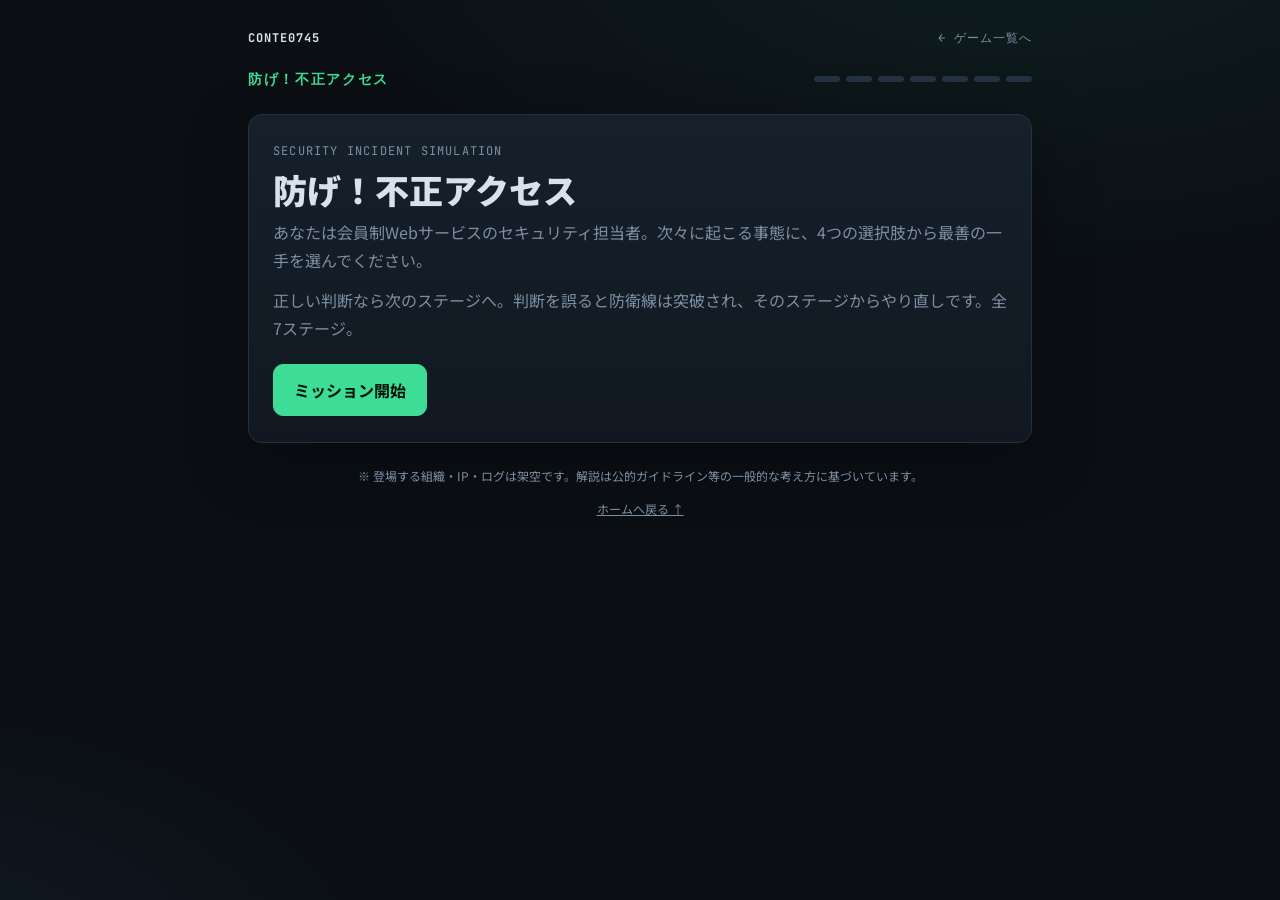
<file: defense-line/index.html>
<!DOCTYPE html>
<html lang="ja">
<head>
<!-- Google tag (gtag.js) -->
<script async src="https://www.googletagmanager.com/gtag/js?id=G-Y1E1E2FNE5"></script>
<script>
  window.dataLayer = window.dataLayer || [];
  function gtag() {
    dataLayer.push(arguments);
  }
  gtag("js", new Date());
  gtag("config", "G-Y1E1E2FNE5");
</script>
<meta charset="UTF-8">
<meta name="viewport" content="width=device-width, initial-scale=1">
<meta name="description" content="防げ！不正アクセスは、海外からの不正アクセスに対応するセキュリティ担当者になって、4つの選択肢から最善の一手を選ぶシミュレーションゲームです。">
<link rel="canonical" href="https://profile.shiftonton.net/defense-line/">
<meta property="og:type" content="website">
<meta property="og:site_name" content="conte0745">
<meta property="og:locale" content="ja_JP">
<meta property="og:url" content="https://profile.shiftonton.net/defense-line/">
<meta property="og:title" content="防げ！不正アクセス — conte0745">
<meta property="og:description" content="セキュリティ担当者になって、次々に起こるインシデントに4択で対応するシミュレーションゲームです。">
<meta property="og:image" content="https://profile.shiftonton.net/defense-line/ogp-defense-line.png">
<meta property="og:image:width" content="1200">
<meta property="og:image:height" content="630">
<meta property="og:image:alt" content="防げ！不正アクセス">
<meta name="twitter:card" content="summary_large_image">
<meta name="theme-color" content="#0b0f14">
<link rel="icon" type="image/png" sizes="512x512" href="defense-line-icon.png?v=20261124">
<link rel="apple-touch-icon" href="defense-line-icon.png?v=20261124">
<title>防げ！不正アクセス — conte0745</title>
<link rel="preconnect" href="https://fonts.googleapis.com">
<link href="https://fonts.googleapis.com/css2?family=JetBrains+Mono:wght@400;700&family=Noto+Sans+JP:wght@400;500;700;900&display=swap" rel="stylesheet">
<style>
:root{
  --bg:#0b0f14; --panel:#111821; --panel2:#16202b; --line:#233142;
  --text:#d8e2ec; --muted:#7d8fa3; --accent:#3ddc97; --warn:#ffb347; --bad:#ff5d6c; --info:#5bb8ff;
}
*{box-sizing:border-box}
html,body{margin:0;background:var(--bg);color:var(--text);font-family:"Noto Sans JP",system-ui,sans-serif;line-height:1.75}
body{min-height:100vh;background:
  radial-gradient(1200px 600px at 80% -10%, rgba(61,220,151,.08), transparent 60%),
  radial-gradient(900px 500px at -10% 110%, rgba(91,184,255,.07), transparent 60%), var(--bg)}
.wrap{max-width:820px;margin:0 auto;padding:28px 18px 60px}
.mono{font-family:"JetBrains Mono",monospace}
.site-nav{display:flex;align-items:center;justify-content:space-between;gap:12px;margin-bottom:18px;font-family:"JetBrains Mono",monospace;font-size:12px;letter-spacing:.08em}
.site-nav a{color:var(--muted);text-decoration:none}
.site-nav a:hover{color:var(--text)}
.site-nav .logo{font-weight:700;color:var(--text)}
header.bar{display:flex;align-items:center;justify-content:space-between;gap:12px;margin-bottom:22px}
.brand{font-family:"JetBrains Mono",monospace;font-weight:700;letter-spacing:.12em;color:var(--accent);font-size:14px}
.brand span{color:var(--muted)}
.progress{display:flex;gap:6px}
.progress i{width:26px;height:6px;border-radius:3px;background:var(--line)}
.progress i.done{background:var(--accent)}
.progress i.now{background:var(--warn);box-shadow:0 0 10px rgba(255,179,71,.6)}
.card{background:linear-gradient(180deg,var(--panel2),var(--panel));border:1px solid var(--line);border-radius:14px;padding:26px 24px;box-shadow:0 20px 60px rgba(0,0,0,.35)}
.kicker{font-family:"JetBrains Mono",monospace;font-size:12px;color:var(--muted);letter-spacing:.1em;margin-bottom:6px}
h1{font-size:34px;font-weight:900;margin:0 0 6px;line-height:1.3}
h2{font-size:22px;font-weight:800;margin:0 0 14px;line-height:1.45}
p{margin:0 0 12px}
.lead{color:var(--muted)}
.log{background:#070a0e;border:1px solid var(--line);border-radius:10px;padding:12px 14px;margin:14px 0 18px;font-family:"JetBrains Mono",monospace;font-size:12.5px;color:#9fb3c8;white-space:pre-wrap;overflow-x:auto;line-height:1.6}
.log .r{color:var(--bad)} .log .y{color:var(--warn)} .log .g{color:var(--accent)}
.choices{display:grid;gap:10px;margin-top:8px}
.choice{display:flex;gap:12px;align-items:flex-start;text-align:left;width:100%;background:#0e151d;border:1px solid var(--line);color:var(--text);border-radius:10px;padding:14px 16px;font:inherit;cursor:pointer;transition:border-color .15s,transform .1s,background .15s}
.choice:hover{border-color:var(--info);background:#111c27}
.choice:active{transform:scale(.995)}
.choice:focus-visible{outline:2px solid var(--info);outline-offset:2px}
.choice .k{flex:none;width:28px;height:28px;border-radius:7px;display:grid;place-items:center;font-family:"JetBrains Mono",monospace;font-weight:700;background:var(--line);color:var(--accent);font-size:14px;margin-top:1px}
.badge{display:inline-block;font-family:"JetBrains Mono",monospace;font-size:12px;font-weight:700;letter-spacing:.1em;padding:4px 10px;border-radius:999px;margin-bottom:12px}
.badge.ok{background:rgba(61,220,151,.14);color:var(--accent);border:1px solid rgba(61,220,151,.4)}
.badge.ng{background:rgba(255,93,108,.14);color:var(--bad);border:1px solid rgba(255,93,108,.4)}
.picked{border-left:3px solid var(--line);padding:4px 0 4px 12px;color:var(--muted);margin-bottom:16px;font-size:14px}
.outcome{font-size:16px;margin-bottom:16px}
.why{background:rgba(91,184,255,.07);border:1px solid rgba(91,184,255,.25);border-radius:10px;padding:14px 16px;font-size:14px}
.why b{color:var(--info)}
.btns{display:flex;flex-wrap:wrap;gap:10px;margin-top:22px}
.btn{font:inherit;font-weight:700;border-radius:10px;padding:11px 20px;cursor:pointer;border:1px solid var(--accent);background:var(--accent);color:#04130c}
.btn.ghost{background:transparent;color:var(--text);border-color:var(--line)}
.btn:hover{filter:brightness(1.08)}
.shake{animation:shake .45s}
@keyframes shake{20%{transform:translateX(-6px)}40%{transform:translateX(6px)}60%{transform:translateX(-4px)}80%{transform:translateX(3px)}}
.fade{animation:fade .35s ease}
@keyframes fade{from{opacity:0;transform:translateY(6px)}to{opacity:1;transform:none}}
.stats{display:grid;grid-template-columns:repeat(3,1fr);gap:10px;margin:18px 0}
.stat{background:#0e151d;border:1px solid var(--line);border-radius:10px;padding:12px;text-align:center}
.stat b{display:block;font-family:"JetBrains Mono",monospace;font-size:26px;color:var(--accent)}
.stat small{color:var(--muted);font-size:12px}
ul.recap{padding-left:1.2em;margin:8px 0 0;font-size:14px}
ul.recap li{margin-bottom:4px}
.foot{color:var(--muted);font-size:12px;margin-top:22px;text-align:center}
.foot a{color:var(--muted)}
.foot a:hover{color:var(--text)}
@media (max-width:560px){h1{font-size:26px}h2{font-size:19px}.card{padding:20px 16px}.progress i{width:16px}}
</style>
</head>
<body>
<div class="wrap">
  <nav class="site-nav" aria-label="サイト">
    <a class="logo" href="../index.html">CONTE0745</a>
    <a href="../games/index.html">← ゲーム一覧へ</a>
  </nav>
  <header class="bar">
    <div class="brand">防げ！不正アクセス</div>
    <div class="progress" id="progress"></div>
  </header>
  <main id="app"></main>
  <div class="foot">
    <p>※ 登場する組織・IP・ログは架空です。解説は公的ガイドライン等の一般的な考え方に基づいています。</p>
    <p><a href="../index.html">ホームへ戻る ↑</a></p>
  </div>
</div>

<script>
const STAGES = [
  {
    title: "深夜のログイン失敗急増",
    situation: "あなたは会員制Webサービスのセキュリティ担当。深夜2時、監視アラートが鳴った。会員ログイン画面で、1時間に数万件のログイン失敗が発生している。送信元は複数の国にまたがる数千のIPで、1つのIPからの試行はわずか数回ずつ。試されているIDの多くは実在する会員のものだ。",
    log: `<span class="y">[WARN]</span> login_failed  count=48,212/h  unique_src_ip=3,904
<span class="y">[WARN]</span> top_countries: NL, US, VN, BR, RU ...
<span class="y">[INFO]</span> attempts_per_ip: avg 12  /  valid_user_ratio: 71%
<span class="r">[ALERT]</span> login_success from flagged ip: 3`,
    choices: [
      { text: "攻撃元IPをファイアウォールで1件ずつブロックしていく", correct: false,
        outcome: "ブロックしても次々と新しいIPから試行が続き、作業が追いつかない。その間に攻撃は継続した。",
        why: "数千IPに分散した攻撃は、ボットネットやプロキシを使った<b>リスト型攻撃（クレデンシャルスタッフィング）</b>の典型です。IP単位の手作業ブロックでは追いつきません。" },
      { text: "レート制限・段階的なロック／CAPTCHAを有効化し、同時に「成功したログイン」がないかを調べる", correct: true,
        outcome: "試行ペースが大きく落ちた。ログを調べると、攻撃元と同じIP群からのログイン成功が3件見つかった。",
        why: "他サービスから流出したID・パスワードを使い回して試す<b>リスト型攻撃</b>では、「失敗」より「成功」が本当の被害です。速度を落とす対策と、侵害アカウントの特定を同時に進めるのが定石です。" },
      { text: "パスワードは複雑さ要件を満たしているので様子を見る", correct: false,
        outcome: "翌朝、複数の会員から「身に覚えのない操作がある」と問い合わせが殺到した。",
        why: "リスト型攻撃は推測ではなく、<b>他サービスで流出した正しいパスワード</b>を使います。パスワードの複雑さは使い回しを防げません。" },
      { text: "安全のため全会員アカウントを即時ロックする", correct: false,
        outcome: "攻撃は止まったが、正規の会員も一切ログインできなくなり、サービスは事実上停止。問い合わせ窓口がパンクした。",
        why: "全面ロックは自らサービス停止（DoS）を起こすのと同じです。対応は被害を最小化しつつ事業を継続できる範囲で行います。" }
    ]
  },
  {
    title: "侵害されたアカウント",
    situation: "ログイン成功した3件のうち、1件はなんと社内スタッフの管理者アカウントだった。最終ログインは40分前、まだセッションは有効なままだ。",
    log: `<span class="r">[ALERT]</span> admin_login  user=ops_tanaka  src=185.xx.xx.12 (NL)
<span class="y">[INFO]</span>  session_status=ACTIVE  issued=02:14
<span class="y">[INFO]</span>  actions: view_users, export_csv?, create_api_key?`,
    choices: [
      { text: "本人に「心当たりはありますか？」とメールし、返信を待つ", correct: false,
        outcome: "本人は就寝中で返信は朝。その間、攻撃者は管理画面を自由に操作し続けた。",
        why: "侵害の疑いが濃厚な管理者アカウントは、確認より先に<b>封じ込め</b>が必要です。確認は封じ込めと並行して行います。" },
      { text: "パスワードだけを変更しておく", correct: false,
        outcome: "パスワードは変わったが、攻撃者が持つ既存セッションはそのまま有効。操作は止まらなかった。",
        why: "ログイン済みのセッションやトークンは、パスワード変更だけでは無効にならない実装が多くあります。<b>セッション・トークンの失効</b>までがセットです。" },
      { text: "セッションとトークンを強制失効させ、アカウントを停止。操作ログを保全して何をされたか確認する", correct: true,
        outcome: "攻撃者のアクセスを遮断できた。保全した操作ログから、攻撃者が新しいAPIキーを1つ発行していたことが判明した。",
        why: "インシデント対応の基本は<b>封じ込め → 証拠保全 → 影響調査</b>。攻撃者が残した「次の入口」（APIキー、追加ユーザー等）を見つけて消すことが重要です。" },
      { text: "汚染されたかもしれないので、ログごとサーバーを初期化して作り直す", correct: false,
        outcome: "システムはきれいになったが、何が盗まれたのか誰にも分からなくなった。報告も再発防止策も立てられない。",
        why: "ログは原因調査・被害範囲の特定・当局への報告に不可欠な<b>証拠</b>です。再構築は証拠保全の後に行います。" }
    ]
  },
  {
    title: "認証の強化",
    situation: "発行されていたAPIキーも無効化した。経営陣から「二度と同じことが起きないよう、ログインの仕組みを強化せよ」と指示が出た。最も効果の高い施策はどれか？",
    log: `<span class="g">[OK]</span>   api_key revoked: key_9f2c...
<span class="y">[TODO]</span> 認証強化策の決定`,
    choices: [
      { text: "全員にパスワードを90日ごとに変更させる", correct: false,
        outcome: "ユーザーは「Password1」「Password2」…と末尾の数字だけ変える運用に。数か月後、同様の手口で再び侵入された。",
        why: "米NISTのガイドライン（SP 800-63B）は、<b>定期的なパスワード変更の強制を推奨していません</b>。予測しやすい変更を招くうえ、流出したパスワードの使い回しには効きません。" },
      { text: "ログイン時に「秘密の質問」を追加する", correct: false,
        outcome: "「母親の旧姓」はSNSから簡単に調べられ、攻撃者は質問も突破した。",
        why: "秘密の質問はパスワードと同じ「知っていること」の追加にすぎず、多要素にはなりません。NISTも秘密の質問の利用をやめるよう求めています。" },
      { text: "管理者から順に多要素認証（MFA）を必須化し、漏えい済みパスワードの使用も拒否する", correct: true,
        outcome: "以後、正しいパスワードで試行されても2要素目で止まるようになった。管理画面への不正ログインはゼロに。",
        why: "パスワードが漏れても突破されない仕組みが<b>多要素認証</b>です。特に権限の大きい管理者から優先して導入します。可能ならフィッシングに強い方式（パスキー等）が望ましいです。" },
      { text: "パスワードを「大文字・小文字・数字・記号すべて必須」に変更する", correct: false,
        outcome: "ユーザーは既存のパスワードに「!」を足すだけ。流出済みリストからの攻撃にはほぼ効果がなかった。",
        why: "文字種の強制は覚えにくさを増すだけで、使い回しは防げません。NISTも文字種の組み合わせを強制すべきでないとしています。" }
    ]
  },
  {
    title: "海外IPを全部遮断すれば？",
    situation: "会議で部長が言った。「攻撃は海外からだったんだろ？ 海外IPを全部遮断すれば解決じゃないか」。このサービスの会員は国内在住者のみ。あなたはどう提案する？",
    log: `<span class="y">[INFO]</span> 会員の居住地: 日本国内 100%
<span class="y">[INFO]</span> 海外出張中のスタッフ: 2名`,
    choices: [
      { text: "全面的に賛成。海外IPを遮断したので、レート制限やMFAは不要として外す", correct: false,
        outcome: "翌週、国内のクラウドサーバーや国内プロキシを経由した同様の攻撃が始まった。防御は以前より手薄になっていた。",
        why: "攻撃者はVPN・プロキシ・国内の踏み台を簡単に使えます。<b>国別IP遮断（ジオブロッキング）は抜け道のある補助策</b>であり、単独の対策にはなりません。" },
      { text: "User-Agentが日本語ブラウザのアクセスだけを許可する", correct: false,
        outcome: "攻撃ツールはUser-Agentを1行書き換えるだけで突破してきた。",
        why: "User-Agentや言語設定は送信側で<b>自由に偽装できる</b>値で、アクセス制御の根拠になりません。" },
      { text: "ジオブロッキングは攻撃ノイズを減らす補助策として導入しつつ、管理画面は許可IP・社内VPN経由のみに限定。MFAと監視は維持する", correct: true,
        outcome: "海外からの機械的な試行が激減し、ログが見やすくなった。国内経由の不審なアクセスも監視とMFAで捕捉できている。",
        why: "対策は一つに頼らず重ねる<b>多層防御</b>が原則です。管理画面のような重要な入口は、そもそもインターネットに広く公開しない設計が有効です。" },
      { text: "遮断は意味がないので一切しない", correct: false,
        outcome: "攻撃ノイズが大量に残り続け、本当に危険なアクセスがログに埋もれて見逃された。",
        why: "ジオブロッキングは完璧ではありませんが、利用者が国内に限られるなら<b>攻撃面を減らす効果</b>はあります。「万能ではない＝無意味」ではありません。" }
    ]
  },
  {
    title: "ありえない移動",
    situation: "海外出張中のスタッフのため、スタッフ用ポータルは海外アクセスを許可している。ある日、スタッフAが10:00に東京からログインし、その20分後に遠く離れた国から同じアカウントでログインがあった。",
    log: `<span class="y">[INFO]</span>  10:00  user=staff_a  src=Tokyo, JP      mfa=ok
<span class="r">[ALERT]</span> 10:20  user=staff_a  src=São Paulo, BR  mfa=push_approved`,
    choices: [
      { text: "MFAも通っているので正規のログインと判断する", correct: false,
        outcome: "実は攻撃者がMFAの承認通知を連打し、Aさんがうっかり「承認」を押していた。社内ファイルが持ち出された。",
        why: "承認通知を大量に送りつけて押させる<b>MFA疲労攻撃</b>が実際に発生しています。MFAを通過した＝安全、ではありません。" },
      { text: "「物理的にありえない移動」として検知し、ブラジル側のセッションを停止。本人に電話等の別経路で確認する", correct: true,
        outcome: "Aさんは「通知を押してしまったかも」と証言。セッション停止が早く、被害は出なかった。パスワードを再設定し、番号入力型のMFAに切り替えた。",
        why: "短時間で移動不可能な距離からのログインを検知する<b>impossible travel検知</b>は、認証後の異常を捉える有効な手段です。本人確認は攻撃者が介在しにくい<b>別の連絡経路</b>で行います。" },
      { text: "東京側のログインが怪しいので、東京側を遮断する", correct: false,
        outcome: "本物のAさんが締め出され、攻撃者はブラジルから操作を続けた。",
        why: "どちらが本物かは事前に断定できません。普段の利用パターン（Aさんは東京で勤務中）と照らし、異常な側を止めて別経路で確認します。" },
      { text: "Aさんのアカウントを永久に削除する", correct: false,
        outcome: "Aさんは業務ができなくなり、しかも調査に必要なアカウントの操作履歴まで消えてしまった。",
        why: "必要なのは一時停止と調査です。削除は証拠や業務への影響が大きく、過剰な対応です。" }
    ]
  },
  {
    title: "VPN装置の緊急脆弱性",
    situation: "社内VPN装置のメーカーから「認証前に任意のコードを実行される脆弱性」が公表された。すでに海外の攻撃グループによる悪用が確認されているという。あなたの会社もこの製品を使っている。",
    log: `<span class="r">[ADVISORY]</span> CVSS 9.8  Pre-auth RCE  "Actively exploited"
<span class="y">[INFO]</span>     自社VPN装置: 該当バージョン / 定期メンテ予定: 来月`,
    choices: [
      { text: "来月の定期メンテナンスでまとめて適用する", correct: false,
        outcome: "2週間後、VPN装置経由で社内ネットワークに侵入され、ランサムウェアが展開された。",
        why: "「悪用が確認済み」の脆弱性は、待つほど攻撃を受ける確率が上がります。<b>緊急パッチは計画外でも適用</b>するのが原則です。" },
      { text: "すぐにパッチを当てる。それで完了とする", correct: false,
        outcome: "パッチは当たったが、公表前にすでに仕込まれていたバックドアが残っていた。攻撃者は入り続けた。",
        why: "悪用済みの脆弱性では、<b>パッチ適用前に侵入されている可能性</b>があります。過去にも、パッチ後もバックドアが残っていた事例が報告されています。" },
      { text: "VPNのパスワードを全員変更させる", correct: false,
        outcome: "認証前に攻撃できる脆弱性なので、パスワード変更は全く効果がなかった。",
        why: "「認証前（Pre-auth）」の脆弱性は、パスワードに関係なく攻撃されます。脆弱性の性質を読み取ることが大切です。" },
      { text: "即時にパッチ適用（できなければメーカーの緩和策や一時停止）し、メーカー提供の手順で侵害痕跡も調査する", correct: true,
        outcome: "調査の結果、侵入の痕跡は見つからなかった。公表から24時間以内に対処を完了できた。",
        why: "<b>修正 + 侵害有無の調査</b>がセットです。パッチがすぐ出ない場合は緩和策や一時的な公開停止で攻撃面を減らします。" }
    ]
  },
  {
    title: "漏えいのおそれと報告",
    situation: "最初のステージで侵害された管理者アカウントで、会員情報のCSVがエクスポートされた形跡が見つかった。氏名・メールアドレスなど約800人分。不正アクセスによるものだ。全容の解明にはまだ数週間かかりそうだ。",
    log: `<span class="r">[FOUND]</span> export_csv  rows=812  by=ops_tanaka (compromised)
<span class="y">[INFO]</span>  原因・範囲の確定見込み: 数週間後`,
    choices: [
      { text: "漏えいが確定するまで、社外には何も言わない", correct: false,
        outcome: "後日、報告の遅れが問題視され、会員と社会からの信頼を大きく失った。",
        why: "個人情報保護法では、<b>漏えいの「おそれ」</b>の段階でも報告対象になり得ます。確定を待つ理由にはなりません。" },
      { text: "原因も対策もすべて解明してから、まとめて報告する", correct: false,
        outcome: "数週間後に報告したが、「速やかな報告」がなされていないと指摘を受けた。",
        why: "報告は、発覚後に速やかに行う<b>速報</b>と、後日の<b>確報</b>の二段階です。全部分かってからでは遅すぎます。" },
      { text: "800人程度なので報告対象ではない", correct: false,
        outcome: "不正アクセスによる漏えいは人数に関係なく報告対象だった。法令違反を指摘された。",
        why: "「1,000人超」は報告対象の要件の一つにすぎません。<b>不正の目的によるおそれ</b>がある漏えいは、1人でも報告対象です。" },
      { text: "分かっている範囲で個人情報保護委員会へ速やかに速報し、本人通知の準備を進める。調査を続けて確報する", correct: true,
        outcome: "速報を提出し、会員へ通知とパスワード再設定の案内を行った。誠実な対応が評価され、混乱は最小限に抑えられた。",
        why: "個人情報保護委員会は、発覚したらまず速やかな報告を求めています。不正目的のおそれがある場合、確報は発覚日から<b>60日以内</b>。並行して<b>本人への通知</b>も必要です。警察やIPAへの相談も検討します。" }
    ]
  }
];

const app = document.getElementById('app');
const prog = document.getElementById('progress');
let stage = 0, misses = 0, attempts = 0, order = [];

const esc = s => s.replace(/[&<>"]/g, c => ({'&':'&amp;','<':'&lt;','>':'&gt;','"':'&quot;'}[c]));
function shuffle(n){const a=[...Array(n).keys()];for(let i=a.length-1;i>0;i--){const j=Math.floor(Math.random()*(i+1));[a[i],a[j]]=[a[j],a[i]]}return a}

function renderProgress(){
  prog.innerHTML = STAGES.map((_,i)=>`<i class="${i<stage?'done':i===stage?'now':''}"></i>`).join('');
}

function title(){
  stage = 0; misses = 0; attempts = 0;
  prog.innerHTML = STAGES.map(()=>'<i></i>').join('');
  app.innerHTML = `
  <div class="card fade">
    <div class="kicker">SECURITY INCIDENT SIMULATION</div>
    <h1>防げ！不正アクセス</h1>
    <p class="lead">あなたは会員制Webサービスのセキュリティ担当者。次々に起こる事態に、4つの選択肢から最善の一手を選んでください。</p>
    <p class="lead">正しい判断なら次のステージへ。判断を誤ると防衛線は突破され、そのステージからやり直しです。全${STAGES.length}ステージ。</p>
    <div class="btns"><button class="btn" id="start">ミッション開始</button></div>
  </div>`;
  document.getElementById('start').onclick = play;
}

function play(){
  renderProgress();
  const s = STAGES[stage];
  order = shuffle(s.choices.length);
  app.innerHTML = `
  <div class="card fade">
    <div class="kicker">STAGE ${stage+1} / ${STAGES.length}</div>
    <h2>${s.title}</h2>
    <p>${s.situation}</p>
    <div class="log">${s.log}</div>
    <div class="kicker">あなたの判断は？</div>
    <div class="choices">
      ${order.map((ci,i)=>`<button class="choice" data-c="${ci}"><span class="k">${'ABCD'[i]}</span><span>${esc(s.choices[ci].text)}</span></button>`).join('')}
    </div>
  </div>`;
  app.querySelectorAll('.choice').forEach(b => b.onclick = () => answer(+b.dataset.c));
  window.scrollTo({top:0,behavior:'smooth'});
}

function answer(ci){
  attempts++;
  const s = STAGES[stage], c = s.choices[ci];
  if(!c.correct) misses++;
  const last = stage === STAGES.length-1;
  app.innerHTML = `
  <div class="card fade ${c.correct?'':'shake'}">
    <span class="badge ${c.correct?'ok':'ng'}">${c.correct?'DEFENDED — 防衛成功':'BREACHED — 防げませんでした'}</span>
    <div class="picked">あなたの選択：${esc(c.text)}</div>
    <h2>${c.correct?'結果':'何が起きたか'}</h2>
    <p class="outcome">${c.outcome}</p>
    <div class="why"><b>解説：</b>${c.why}</div>
    <div class="btns">
      ${c.correct
        ? `<button class="btn" id="next">${last?'結果を見る':'次のステージへ'}</button>`
        : `<button class="btn" id="retry">もう一度やってみる</button><button class="btn ghost" id="restart">最初から</button>`}
    </div>
  </div>`;
  if(c.correct){
    document.getElementById('next').onclick = () => { stage++; last ? clear() : play(); };
  }else{
    document.getElementById('retry').onclick = play;
    document.getElementById('restart').onclick = title;
  }
  window.scrollTo({top:0,behavior:'smooth'});
}

function clear(){
  prog.innerHTML = STAGES.map(()=>'<i class="done"></i>').join('');
  const rank = misses===0?'S — 完璧な防衛':misses<=2?'A — 頼れる守り手':misses<=5?'B — 経験を積もう':'C — 伸びしろあり';
  app.innerHTML = `
  <div class="card fade">
    <span class="badge ok">MISSION COMPLETE</span>
    <h1>全ステージ防衛成功</h1>
    <div class="stats">
      <div class="stat"><b>${STAGES.length}</b><small>クリアしたステージ</small></div>
      <div class="stat"><b>${misses}</b><small>突破された回数</small></div>
      <div class="stat"><b>${rank.split(' ')[0]}</b><small>ランク</small></div>
    </div>
    <p>${rank.split('— ')[1]}。今回の要点：</p>
    <ul class="recap">
      <li>リスト型攻撃では「失敗」より「成功したログイン」を探す</li>
      <li>侵害時は 封じ込め → 証拠保全 → 影響調査 の順。セッションの失効も忘れずに</li>
      <li>パスワードの定期変更より、多要素認証と漏えい済みパスワードの拒否</li>
      <li>海外IP遮断は抜け道のある補助策。多層防御で組み合わせる</li>
      <li>MFA通過後も、ありえない移動などの異常検知で守る</li>
      <li>悪用済み脆弱性は 即時修正 + 侵害痕跡の調査</li>
      <li>漏えいの「おそれ」でも速やかに速報、本人通知も</li>
    </ul>
    <div class="btns"><button class="btn" id="again">もう一度プレイ</button></div>
  </div>`;
  document.getElementById('again').onclick = title;
}

title();
</script>
</body>
</html>
</file>
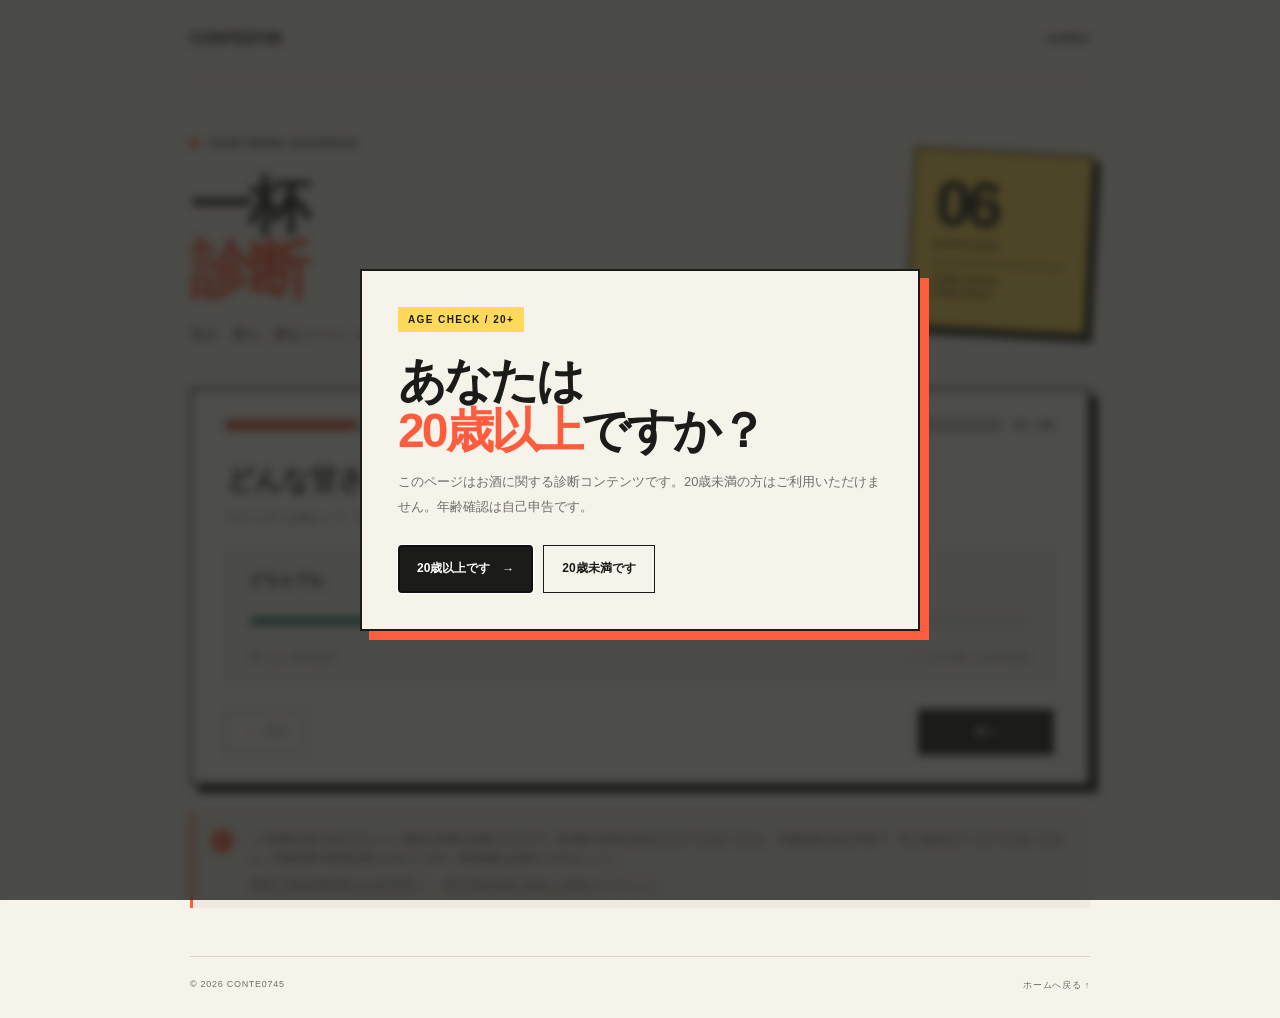
<file: drink-diagnosis/index.html>
<!doctype html>
<html lang="ja">
  <head>
    <!-- Google tag (gtag.js) -->
    <script
      async
      src="https://www.googletagmanager.com/gtag/js?id=G-Y1E1E2FNE5"
    ></script>
    <script>
      window.dataLayer = window.dataLayer || [];
      function gtag() {
        dataLayer.push(arguments);
      }
      gtag("js", new Date());
      gtag("config", "G-Y1E1E2FNE5");
    </script>
    <meta charset="utf-8" />
    <meta name="viewport" content="width=device-width, initial-scale=1" />
    <meta
      name="description"
      content="一杯診断は、甘さや苦味、飲むシーンから好みに近い一杯を見つけるお酒診断です。"
    />
    <link rel="canonical" href="https://profile.shiftonton.net/drink-diagnosis/" />
    <meta property="og:type" content="website" />
    <meta property="og:site_name" content="conte0745" />
    <meta property="og:locale" content="ja_JP" />
    <meta property="og:url" content="https://profile.shiftonton.net/drink-diagnosis/" />
    <meta property="og:title" content="一杯診断 — conte0745" />
    <meta property="og:description" content="一杯診断は、甘さや苦味、飲むシーンから好みに近い一杯を見つけるお酒診断です。" />
    <meta property="og:image" content="https://profile.shiftonton.net/drink-diagnosis/ogp-ippai.png" />
    <meta property="og:image:width" content="1200" />
    <meta property="og:image:height" content="630" />
    <meta property="og:image:alt" content="一杯診断" />
    <meta name="twitter:card" content="summary_large_image" />
    <meta name="theme-color" content="#f6f3eb" />
    <link
      rel="icon"
      type="image/png"
      sizes="512x512"
      href="ippai-favicon.png?v=20261002"
    />
    <link rel="apple-touch-icon" href="ippai-favicon.png?v=20261002" />
    <link rel="stylesheet" href="drink-diagnosis.css" />
    <title>一杯診断 — conte0745</title>
    <script src="drink-diagnosis.js" defer></script>
  </head>
  <body>
    <dialog
      class="age-gate"
      id="age-gate"
      open
      aria-labelledby="age-gate-title"
      aria-modal="true"
    >
      <div class="age-card">
        <span class="age-label">AGE CHECK / 20+</span>
        <div id="age-confirm-content">
          <h1 id="age-gate-title">
            あなたは<br /><span>20歳以上</span>ですか？
          </h1>
          <p class="age-description">
            このページはお酒に関する診断コンテンツです。20歳未満の方はご利用いただけません。年齢確認は自己申告です。
          </p>
          <div class="age-actions">
            <button class="age-yes" id="age-yes" type="button" autofocus>
              20歳以上です <span aria-hidden="true">→</span>
            </button>
            <button class="age-no" id="age-no" type="button">
              20歳未満です
            </button>
          </div>
        </div>
        <div id="age-denied-content" hidden aria-live="polite">
          <h1 id="age-denied-title">
            このページは<br /><span>利用できません。</span>
          </h1>
          <p class="age-description">
            20歳未満の飲酒は法律で禁止されています。診断ページには進めません。
          </p>
          <a class="age-home" href="../index.html"
            >トップページへ戻る <span aria-hidden="true">↗</span></a
          >
        </div>
      </div>
    </dialog>

    <nav class="site-nav page" aria-label="ページナビゲーション" inert>
      <a class="logo" href="../index.html">CONTE0745</a>
      <a class="back-link" href="../games/index.html"
        ><span aria-hidden="true">←</span>GAMES</a
      >
    </nav>

    <main class="page" inert>
      <header class="intro">
        <div class="intro-copy">
          <span class="eyebrow"
            ><span class="eyebrow-dot" aria-hidden="true"></span> YOUR DRINK
            DIAGNOSIS</span
          >
          <h1>一杯<br /><span>診断</span></h1>
          <p>
            甘さ、香り、飲むシーン。6つの質問から、今の好みに近い一杯を見つけます。
          </p>
        </div>
        <div class="intro-mark" aria-hidden="true">
          <span class="mark-number">06</span>
          <span class="mark-label">QUESTIONS</span>
          <span class="mark-line"></span>
          <span class="mark-small">YOUR TASTE,<br />YOUR PACE.</span>
        </div>
      </header>

      <section
        class="quiz-panel"
        id="quiz-panel"
        aria-labelledby="question-title"
      >
        <div class="quiz-topline">
          <progress
            class="progress-track"
            id="progress-fill"
            aria-label="診断の進行状況"
            max="6"
            value="1"
          ></progress>
          <span class="progress-text" id="progress-text" aria-live="polite"
            >01 / 06</span
          >
        </div>
        <form id="quiz-form">
          <fieldset class="question-fieldset">
            <legend class="question-title" id="question-title"></legend>
            <p class="question-hint" id="question-hint"></p>
            <div class="answer-options" id="answer-options"></div>
          </fieldset>
          <div class="quiz-actions">
            <button
              class="previous-button"
              id="previous-button"
              type="button"
              disabled
            >
              <span aria-hidden="true">←</span> 戻る
            </button>
            <button class="next-button" id="next-button" type="button" disabled>
              次へ <span aria-hidden="true">→</span>
            </button>
          </div>
        </form>
      </section>

      <section
        class="result-panel"
        id="result-panel"
        aria-labelledby="result-heading"
        hidden
      >
        <div class="result-kicker" id="result-heading">
          <span>YOUR MATCH</span><span id="result-rank"></span>
        </div>
        <div class="result-main">
          <div class="result-copy">
            <span class="result-type" id="result-type"></span>
            <h2 id="result-name">診断結果</h2>
            <p class="result-description" id="result-description"></p>
            <p class="result-note" id="result-note"></p>
            <aside class="trivia-box" aria-label="お酒の豆知識">
              <span class="trivia-label">DRINK NOTE</span>
              <p id="result-trivia"></p>
              <a
                id="result-trivia-source"
                href="#"
                aria-label="豆知識の出典"
                target="_blank"
                rel="noopener noreferrer"
              ></a>
            </aside>
          </div>
          <div class="result-seal" aria-hidden="true">
            <span>GOOD<br />MATCH</span><b>!</b>
          </div>
        </div>
        <div class="alternatives">
          <h3>こちらも好みに近いかも</h3>
          <ol id="other-results"></ol>
        </div>
        <div class="result-actions">
          <a
            class="share-link"
            id="share-link"
            href="https://x.com/intent/tweet"
            target="_blank"
            rel="noopener noreferrer"
          >
            <span aria-hidden="true">↗</span>
            Xで結果をシェア </a
          ><a
            class="share-link"
            id="threads-share-link"
            href="https://www.threads.net/intent/post"
            target="_blank"
            rel="noopener noreferrer"
          >
            <span aria-hidden="true">↗</span>
            Threadsで結果をシェア </a
          ><button class="restart-button" id="restart-button" type="button">
            <span aria-hidden="true">↻</span> もう一度診断
          </button>
        </div>
      </section>

      <aside class="notice" aria-label="飲酒に関する注意と公式情報">
        <span class="notice-mark" aria-hidden="true">!</span>
        <div>
          <p>
            この診断は味の好みをもとに一般的な情報を提案するもので、飲酒量や飲酒を勧めるものではありません。年齢確認は自己申告で、本人確認を行うものではありません。20歳未満の飲酒は禁止されています。飲酒運転は絶対にやめましょう。
          </p>
          <div class="notice-links">
            <a
              href="https://www.nta.go.jp/taxes/sake/hyoji/miseinen/hyouji.htm"
              target="_blank"
              rel="noopener noreferrer"
              >国税庁 20歳未満飲酒防止の表示基準 ↗</a
            >
            <a
              href="https://www.mhlw.go.jp/stf/newpage_38541.html"
              target="_blank"
              rel="noopener noreferrer"
              >厚生労働省 健康に配慮した飲酒ガイドライン ↗</a
            >
          </div>
        </div>
      </aside>
    </main>

    <footer class="page site-footer" inert>
      <span>© 2026 CONTE0745</span>
      <a href="../index.html">ホームへ戻る ↑</a>
    </footer>
  </body>
</html>
</file>
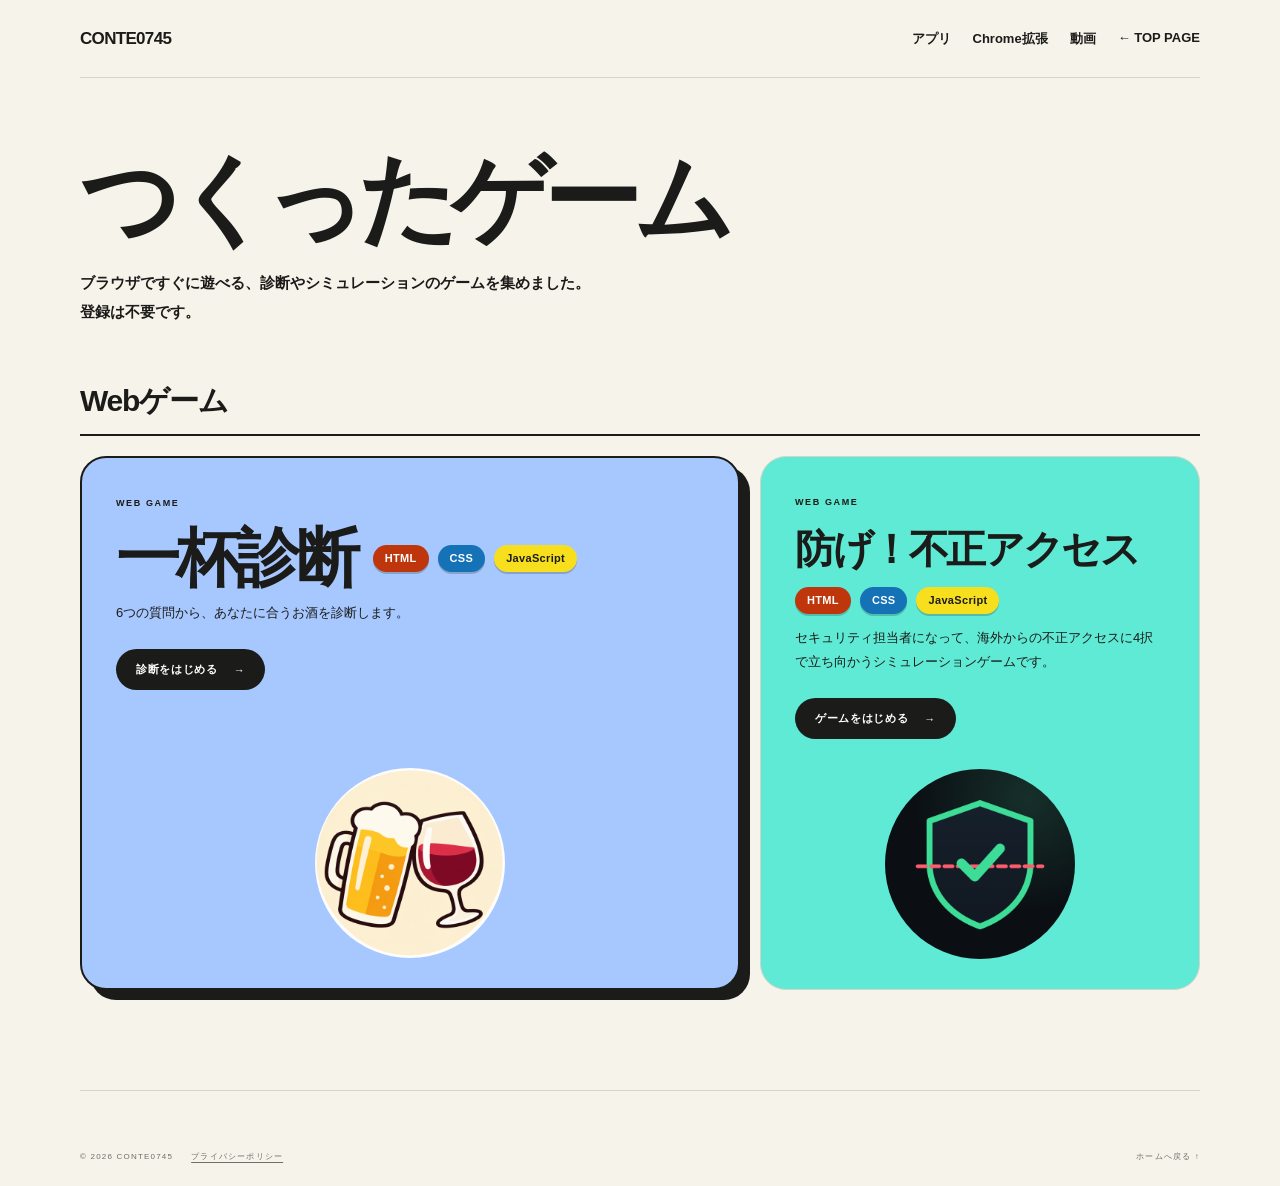
<file: games/index.html>
<!doctype html>
<html lang="ja">
  <head>
    <!-- Google tag (gtag.js) -->
    <script
      async
      src="https://www.googletagmanager.com/gtag/js?id=G-Y1E1E2FNE5"
    ></script>
    <script>
      window.dataLayer = window.dataLayer || [];
      function gtag() {
        dataLayer.push(arguments);
      }
      gtag("js", new Date());
      gtag("config", "G-Y1E1E2FNE5");
    </script>
    <meta charset="utf-8" />
    <meta name="viewport" content="width=device-width, initial-scale=1" />
    <meta
      name="description"
      content="conte0745がつくったWebゲームの一覧です。お酒の好み診断「一杯診断」や、セキュリティ判断ゲーム「防げ！不正アクセス」をブラウザで遊べます。"
    />
    <link rel="canonical" href="https://profile.shiftonton.net/games/" />
    <meta property="og:type" content="website" />
    <meta property="og:site_name" content="conte0745" />
    <meta property="og:locale" content="ja_JP" />
    <meta property="og:url" content="https://profile.shiftonton.net/games/" />
    <meta property="og:title" content="つくったゲーム — conte0745" />
    <meta
      property="og:description"
      content="conte0745がつくったWebゲームの一覧です。お酒の好み診断「一杯診断」や、セキュリティ判断ゲーム「防げ！不正アクセス」をブラウザで遊べます。"
    />
    <meta
      property="og:image"
      content="https://profile.shiftonton.net/ogp-profile.png"
    />
    <meta property="og:image:width" content="1200" />
    <meta property="og:image:height" content="630" />
    <meta property="og:image:alt" content="conte0745のプロフィール" />
    <meta name="twitter:card" content="summary_large_image" />
    <link
      rel="icon"
      type="image/png"
      sizes="512x512"
      href="../profile-favicon.png?v=20261002"
    />
    <link rel="apple-touch-icon" href="../profile-favicon.png?v=20261002" />
    <title>つくったゲーム — conte0745</title>
    <script src="../components.js"></script>
    <link rel="stylesheet" href="../site.css" />
  </head>
  <body>
    <nav class="page" aria-label="ページナビゲーション">
      <a class="logo" href="../index.html">CONTE0745</a>
      <div class="links">
        <a href="../index.html#apps">アプリ</a>
        <a href="../index.html#extensions">Chrome拡張</a>
        <a href="../index.html#video">動画</a>
        <a href="../index.html">← TOP PAGE</a>
      </div>
    </nav>

    <header class="intro intro-single page" id="top">
      <div>
        <h1>つくったゲーム</h1>
        <p class="intro-copy">
          ブラウザですぐに遊べる、診断やシミュレーションのゲームを集めました。登録は不要です。
        </p>
      </div>
    </header>

    <main class="cards page">
      <div class="section-title" id="games">
        <h2>Webゲーム</h2>
      </div>

      <product-card id="drink-diagnosis" color="blue" outlined>
        <span slot="kind" class="kind">WEB GAME</span>
        <h2 slot="title">一杯診断</h2>
        <tech-badge slot="tech" tech="html">HTML</tech-badge>
        <tech-badge slot="tech" tech="css">CSS</tech-badge>
        <tech-badge slot="tech" tech="javascript">JavaScript</tech-badge>
        <p>6つの質問から、あなたに合うお酒を診断します。</p>
        <a slot="actions" class="button" href="../drink-diagnosis/index.html"
          >診断をはじめる <span>→</span></a
        >
        <a
          slot="image"
          href="../drink-diagnosis/index.html"
          aria-label="一杯診断をはじめる"
        >
          <img
            class="card-art"
            src="../drink-diagnosis/ippai-favicon.png"
            alt="ビールとワインを描いた一杯診断のアイコン"
            width="512"
            height="512"
            loading="lazy"
          />
        </a>
      </product-card>

      <product-card id="defense-line" color="mint">
        <span slot="kind" class="kind">WEB GAME</span>
        <h2 slot="title" class="title-long"><span class="nowrap">防げ！</span><wbr /><span class="nowrap">不正アクセス</span></h2>
        <tech-badge slot="tech" tech="html">HTML</tech-badge>
        <tech-badge slot="tech" tech="css">CSS</tech-badge>
        <tech-badge slot="tech" tech="javascript">JavaScript</tech-badge>
        <p>
          セキュリティ担当者になって、海外からの不正アクセスに4択で立ち向かうシミュレーションゲームです。
        </p>
        <a slot="actions" class="button" href="../defense-line/index.html"
          >ゲームをはじめる <span>→</span></a
        >
        <a
          slot="image"
          href="../defense-line/index.html"
          aria-label="防げ！不正アクセスをはじめる"
        >
          <img
            class="card-art"
            src="../defense-line/defense-line-icon.png"
            alt="緑の盾とチェックマークを描いた防げ！不正アクセスのアイコン"
            width="512"
            height="512"
            loading="lazy"
          />
        </a>
      </product-card>
    </main>

    <footer class="page" id="links">
      <div class="copyright">
        <div class="footer-meta">
          <span>© 2026 CONTE0745</span>
          <a href="../privacy.html">プライバシーポリシー</a>
        </div>
        <a href="../index.html">ホームへ戻る ↑</a>
      </div>
    </footer>
  </body>
</html>
</file>
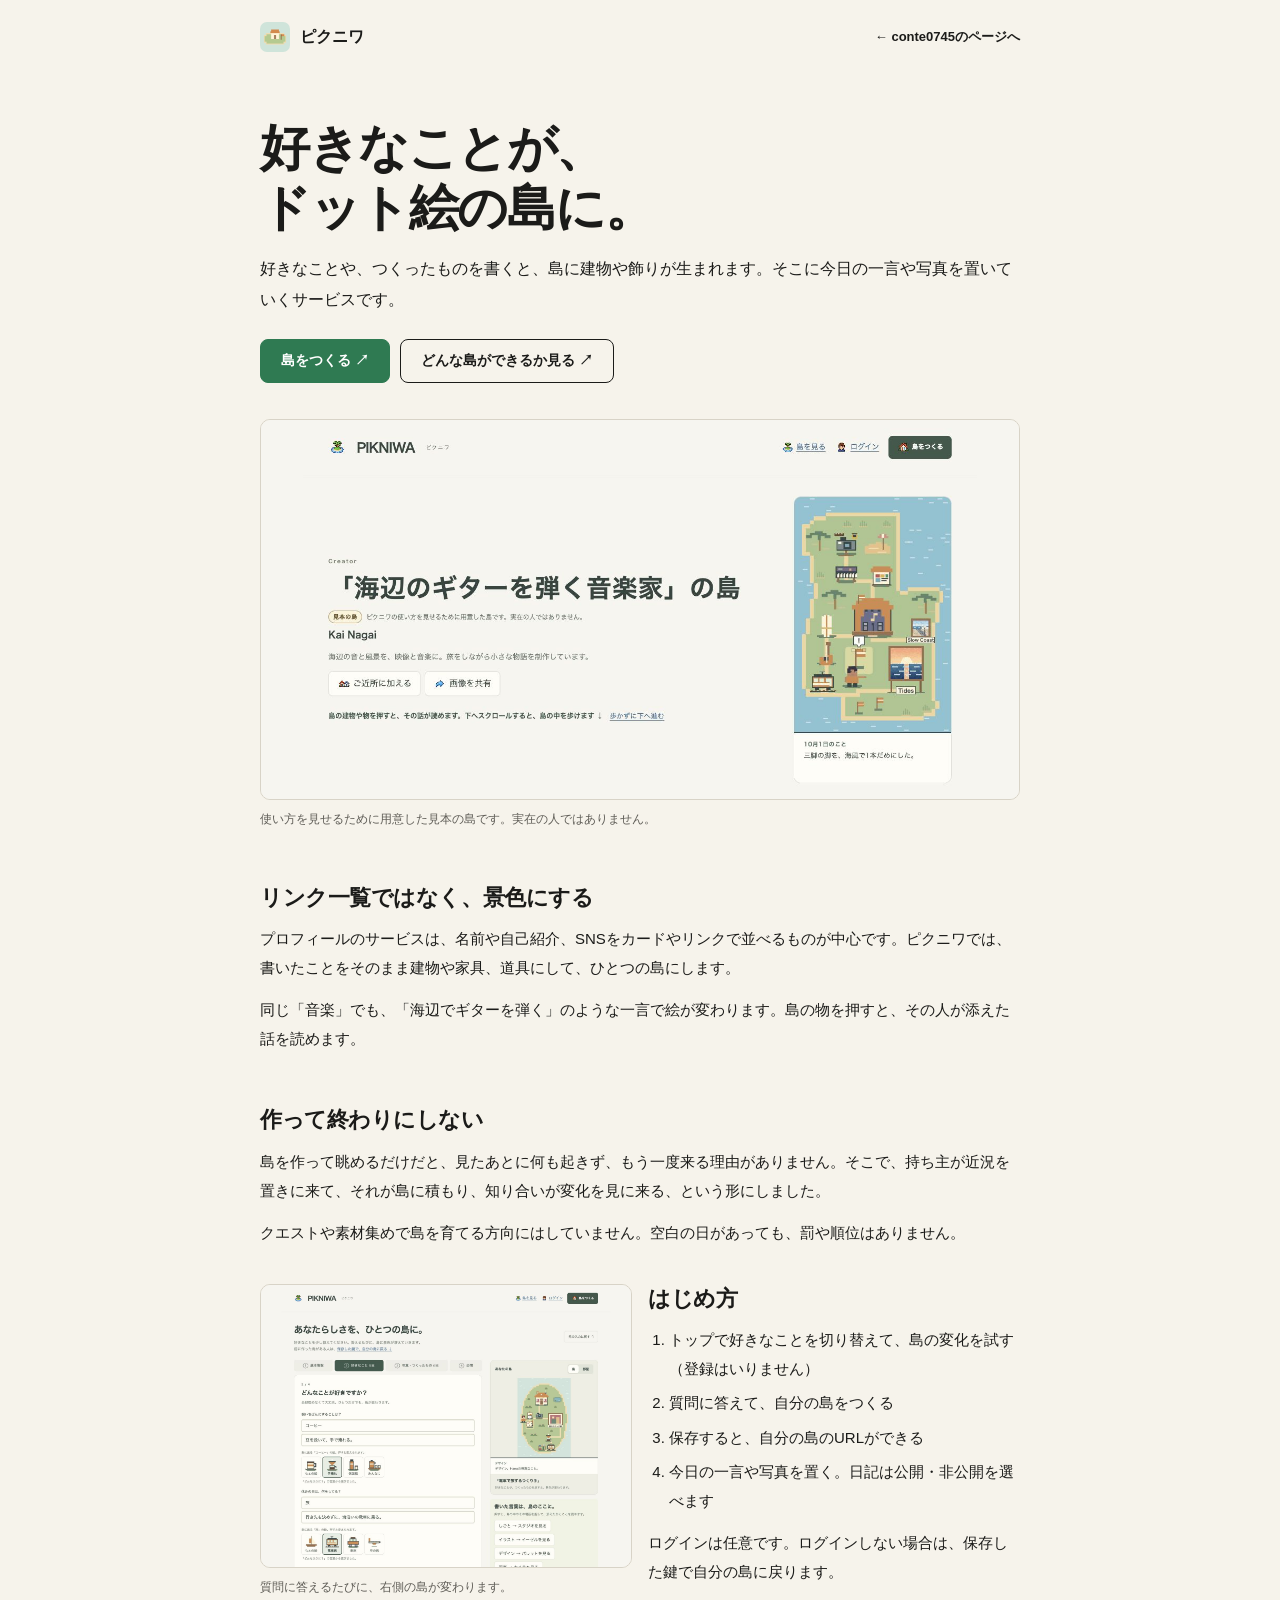
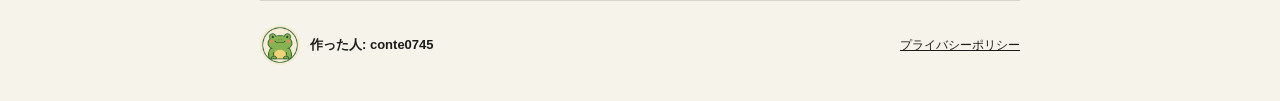
<file: pikniwa/index.html>
<!doctype html>
<html lang="ja">
  <head>
    <!-- Google tag (gtag.js) -->
    <script
      async
      src="https://www.googletagmanager.com/gtag/js?id=G-Y1E1E2FNE5"
    ></script>
    <script>
      window.dataLayer = window.dataLayer || [];
      function gtag() {
        dataLayer.push(arguments);
      }
      gtag("js", new Date());
      gtag("config", "G-Y1E1E2FNE5");
    </script>
    <meta charset="utf-8" />
    <meta name="viewport" content="width=device-width, initial-scale=1" />
    <meta
      name="description"
      content="ピクニワ（PIKNIWA）の紹介ページ。好きなことや、つくったものからドット絵の島を作り、今日の一言を置いていくサービスです。"
    />
    <link rel="canonical" href="https://profile.shiftonton.net/pikniwa/" />
    <meta property="og:type" content="website" />
    <meta property="og:site_name" content="conte0745" />
    <meta property="og:locale" content="ja_JP" />
    <meta property="og:url" content="https://profile.shiftonton.net/pikniwa/" />
    <meta
      property="og:title"
      content="ピクニワ（PIKNIWA） — 好きなことが、ドット絵の島に。"
    />
    <meta
      property="og:description"
      content="ピクニワ（PIKNIWA）の紹介ページ。好きなことや、つくったものからドット絵の島を作り、今日の一言を置いていくサービスです。"
    />
    <meta
      property="og:image"
      content="https://profile.shiftonton.net/pikniwa/pikniwa-ogp.png"
    />
    <meta property="og:image:width" content="1200" />
    <meta property="og:image:height" content="630" />
    <meta property="og:image:alt" content="ピクニワ" />
    <meta name="twitter:card" content="summary_large_image" />
    <link rel="icon" type="image/png" href="pikniwa-icon.png" />
    <link rel="apple-touch-icon" href="pikniwa-icon.png" />
    <title>ピクニワ（PIKNIWA） — 好きなことが、ドット絵の島に。</title>
    <link rel="stylesheet" href="../intro.css" />
    <style>
      :root {
        --accent: #2f7a52;
      }
    </style>
  </head>
  <body>
    <nav class="page" aria-label="ページ内ナビゲーション">
      <span class="brand"><img src="pikniwa-icon.png" alt="" />ピクニワ</span>
      <a href="../index.html">← conte0745のページへ</a>
    </nav>
    <main class="page">
      <h1>好きなことが、<br />ドット絵の島に。</h1>
      <p class="lead">
        好きなことや、つくったものを書くと、島に建物や飾りが生まれます。そこに今日の一言や写真を置いていくサービスです。
      </p>
      <div class="actions">
        <a
          class="btn"
          href="https://pikniwa.shiftonton.net/create"
          target="_blank"
          rel="noopener noreferrer"
          >島をつくる ↗</a
        >
        <a
          class="btn sub"
          href="https://pikniwa.shiftonton.net/#island-preview"
          target="_blank"
          rel="noopener noreferrer"
          >どんな島ができるか見る ↗</a
        >
      </div>
      <figure>
        <img
          src="pikniwa-island.jpg"
          alt="ギターや海辺の建物が並ぶ、見本の島の公開ページ"
          width="1440"
          height="720"
        />
        <figcaption>
          使い方を見せるために用意した見本の島です。実在の人ではありません。
        </figcaption>
      </figure>

      <section>
        <h2>リンク一覧ではなく、景色にする</h2>
        <p>
          プロフィールのサービスは、名前や自己紹介、SNSをカードやリンクで並べるものが中心です。ピクニワでは、書いたことをそのまま建物や家具、道具にして、ひとつの島にします。
        </p>
        <p>
          同じ「音楽」でも、「海辺でギターを弾く」のような一言で絵が変わります。島の物を押すと、その人が添えた話を読めます。
        </p>
      </section>

      <section>
        <h2>作って終わりにしない</h2>
        <p>
          島を作って眺めるだけだと、見たあとに何も起きず、もう一度来る理由がありません。そこで、持ち主が近況を置きに来て、それが島に積もり、知り合いが変化を見に来る、という形にしました。
        </p>
        <p>
          クエストや素材集めで島を育てる方向にはしていません。空白の日があっても、罰や順位はありません。
        </p>
      </section>

      <div class="shots" style="margin-top: 36px">
        <figure>
          <img
            src="pikniwa-create.jpg"
            alt="質問に答えると右側の島が変わっていく作成画面"
            width="1440"
            height="1100"
          />
          <figcaption>質問に答えるたびに、右側の島が変わります。</figcaption>
        </figure>
        <div>
          <h2>はじめ方</h2>
          <ol>
            <li>
              トップで好きなことを切り替えて、島の変化を試す（登録はいりません）
            </li>
            <li>質問に答えて、自分の島をつくる</li>
            <li>保存すると、自分の島のURLができる</li>
            <li>今日の一言や写真を置く。日記は公開・非公開を選べます</li>
          </ol>
          <p>
            ログインは任意です。ログインしない場合は、保存した鍵で自分の島に戻ります。
          </p>
        </div>
      </div>
    </main>
    <footer class="page">
      <a class="author" href="../index.html">
        <img src="../profile-favicon.png" alt="conte0745のカエルのアイコン" />
        作った人: conte0745
      </a>
      <small><a href="../privacy.html">プライバシーポリシー</a></small>
    </footer>
  </body>
</html>
</file>
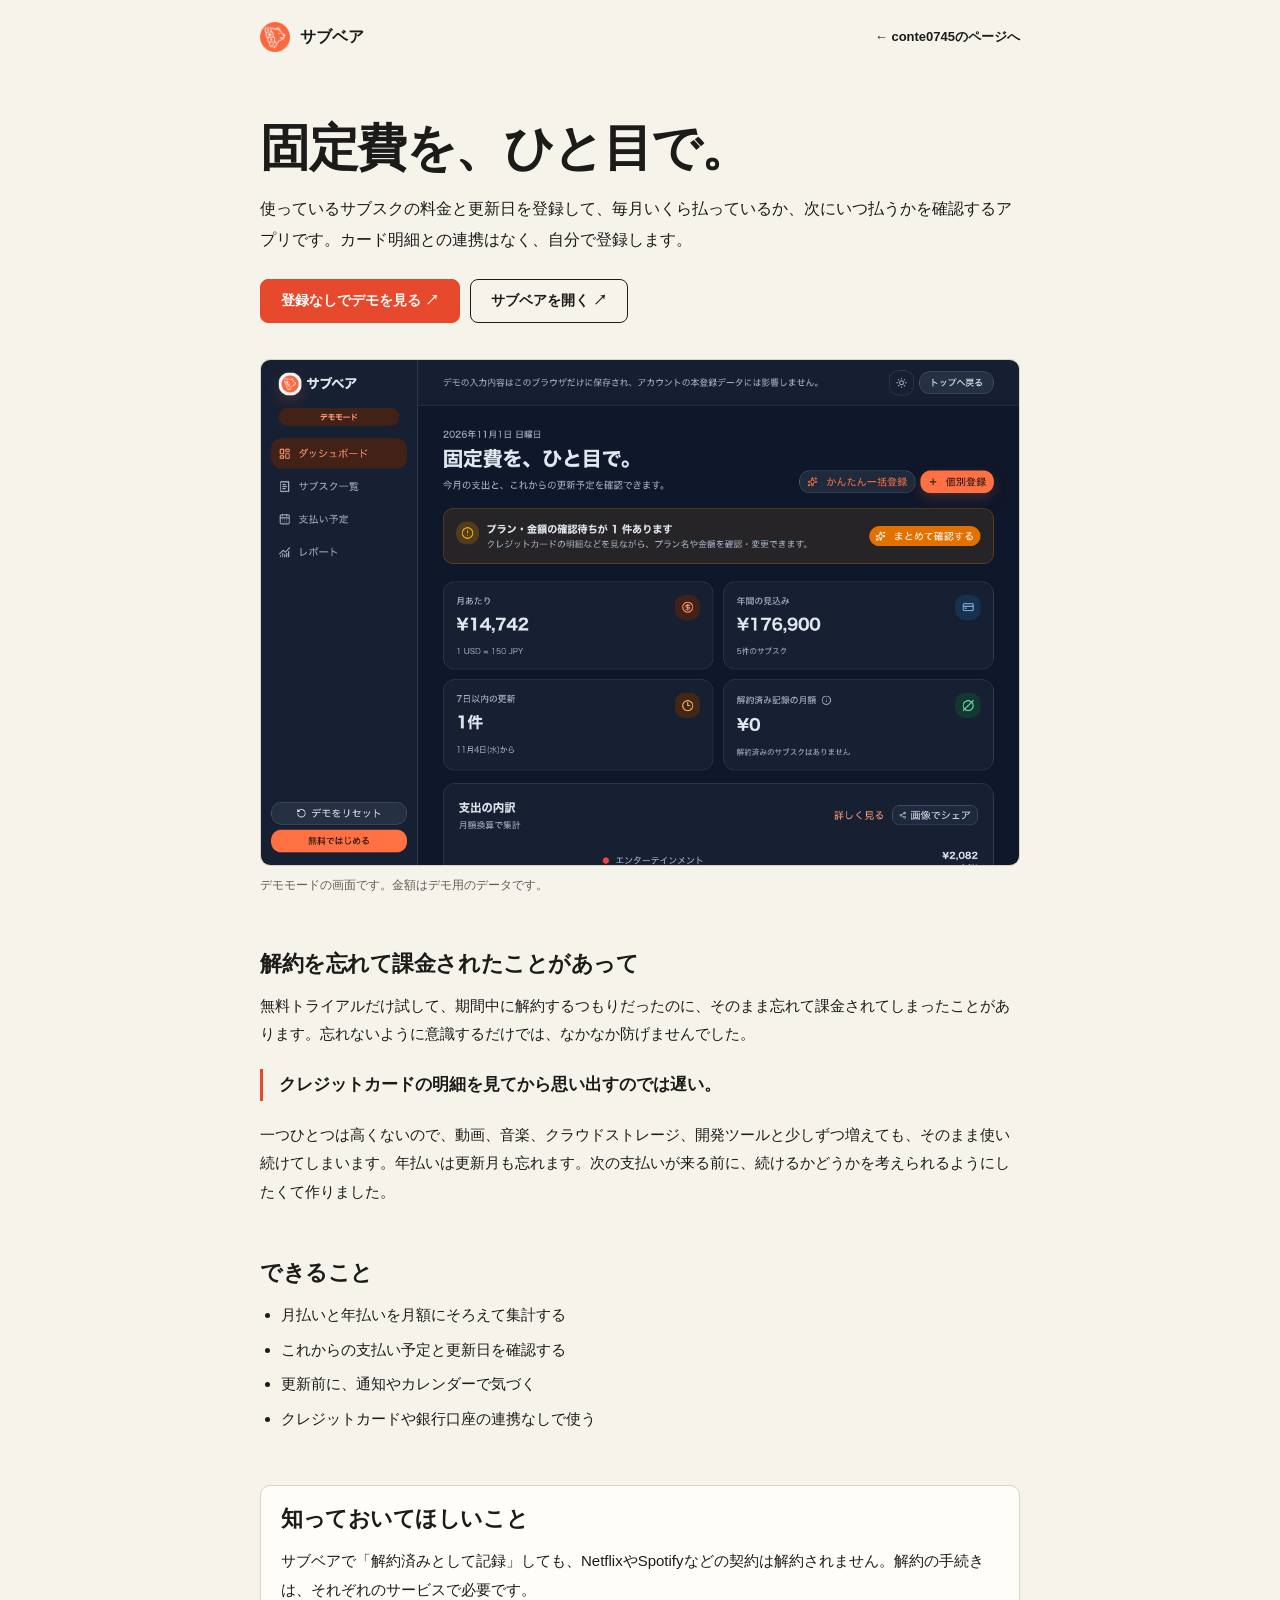
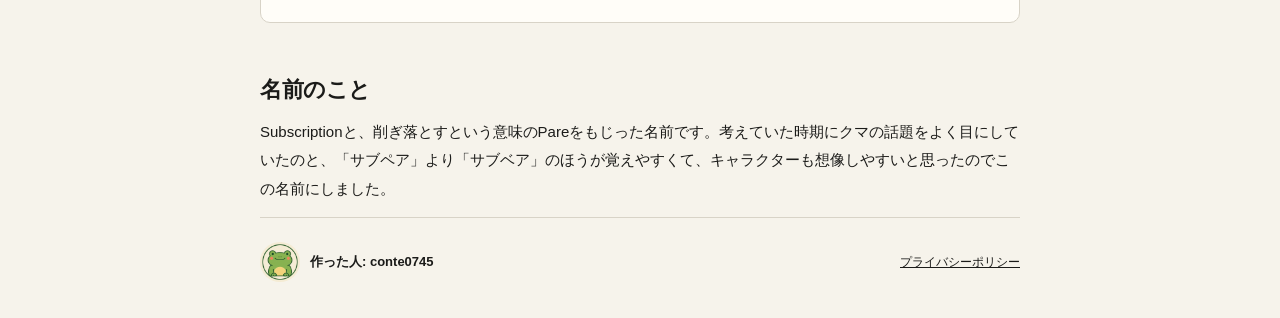
<file: subbear/index.html>
<!doctype html>
<html lang="ja">
  <head>
    <!-- Google tag (gtag.js) -->
    <script
      async
      src="https://www.googletagmanager.com/gtag/js?id=G-Y1E1E2FNE5"
    ></script>
    <script>
      window.dataLayer = window.dataLayer || [];
      function gtag() {
        dataLayer.push(arguments);
      }
      gtag("js", new Date());
      gtag("config", "G-Y1E1E2FNE5");
    </script>
    <meta charset="utf-8" />
    <meta name="viewport" content="width=device-width, initial-scale=1" />
    <meta
      name="description"
      content="サブベア（Subbear）の紹介ページ。無料トライアルの解約忘れがきっかけで作った、サブスクの料金と更新日を管理するアプリです。"
    />
    <link rel="canonical" href="https://profile.shiftonton.net/subbear/" />
    <meta property="og:type" content="website" />
    <meta property="og:site_name" content="conte0745" />
    <meta property="og:locale" content="ja_JP" />
    <meta property="og:url" content="https://profile.shiftonton.net/subbear/" />
    <meta
      property="og:title"
      content="サブベア（Subbear） — 固定費を、ひと目で。"
    />
    <meta
      property="og:description"
      content="サブベア（Subbear）の紹介ページ。無料トライアルの解約忘れがきっかけで作った、サブスクの料金と更新日を管理するアプリです。"
    />
    <meta
      property="og:image"
      content="https://profile.shiftonton.net/subbear/subbear-thumbnail.png"
    />
    <meta property="og:image:width" content="1200" />
    <meta property="og:image:height" content="630" />
    <meta property="og:image:alt" content="サブベア" />
    <meta name="twitter:card" content="summary_large_image" />
    <link rel="icon" type="image/png" href="subbear-icon.png" />
    <link rel="apple-touch-icon" href="subbear-icon.png" />
    <title>サブベア（Subbear） — 固定費を、ひと目で。</title>
    <link rel="stylesheet" href="../intro.css" />
    <style>
      :root {
        --accent: #e6492c;
      }
    </style>
  </head>
  <body>
    <nav class="page" aria-label="ページ内ナビゲーション">
      <span class="brand"><img src="subbear-icon.png" alt="" />サブベア</span>
      <a href="../index.html">← conte0745のページへ</a>
    </nav>
    <main class="page">
      <h1>固定費を、ひと目で。</h1>
      <p class="lead">
        使っているサブスクの料金と更新日を登録して、毎月いくら払っているか、次にいつ払うかを確認するアプリです。カード明細との連携はなく、自分で登録します。
      </p>
      <div class="actions">
        <a
          class="btn"
          href="https://subbare.shiftonton.net/demo"
          target="_blank"
          rel="noopener noreferrer"
          >登録なしでデモを見る ↗</a
        >
        <a
          class="btn sub"
          href="https://subbare.shiftonton.net/lp"
          target="_blank"
          rel="noopener noreferrer"
          >サブベアを開く ↗</a
        >
      </div>
      <figure>
        <img
          src="subbear-demo.png"
          alt="サブベアのデモ画面。月あたりの支払額や更新予定が並ぶダッシュボード"
          width="1200"
          height="800"
        />
        <figcaption>
          デモモードの画面です。金額はデモ用のデータです。
        </figcaption>
      </figure>

      <section>
        <h2>解約を忘れて課金されたことがあって</h2>
        <p>
          無料トライアルだけ試して、期間中に解約するつもりだったのに、そのまま忘れて課金されてしまったことがあります。忘れないように意識するだけでは、なかなか防げませんでした。
        </p>
        <blockquote>
          クレジットカードの明細を見てから思い出すのでは遅い。
        </blockquote>
        <p>
          一つひとつは高くないので、動画、音楽、クラウドストレージ、開発ツールと少しずつ増えても、そのまま使い続けてしまいます。年払いは更新月も忘れます。次の支払いが来る前に、続けるかどうかを考えられるようにしたくて作りました。
        </p>
      </section>

      <section>
        <h2>できること</h2>
        <ul>
          <li>月払いと年払いを月額にそろえて集計する</li>
          <li>これからの支払い予定と更新日を確認する</li>
          <li>更新前に、通知やカレンダーで気づく</li>
          <li>クレジットカードや銀行口座の連携なしで使う</li>
        </ul>
      </section>

      <section class="note">
        <h2>知っておいてほしいこと</h2>
        <p>
          サブベアで「解約済みとして記録」しても、NetflixやSpotifyなどの契約は解約されません。解約の手続きは、それぞれのサービスで必要です。
        </p>
      </section>

      <section>
        <h2>名前のこと</h2>
        <p>
          Subscriptionと、削ぎ落とすという意味のPareをもじった名前です。考えていた時期にクマの話題をよく目にしていたのと、「サブペア」より「サブベア」のほうが覚えやすくて、キャラクターも想像しやすいと思ったのでこの名前にしました。
        </p>
      </section>
    </main>
    <footer class="page">
      <a class="author" href="../index.html">
        <img src="../profile-favicon.png" alt="conte0745のカエルのアイコン" />
        作った人: conte0745
      </a>
      <small><a href="../privacy.html">プライバシーポリシー</a></small>
    </footer>
  </body>
</html>
</file>
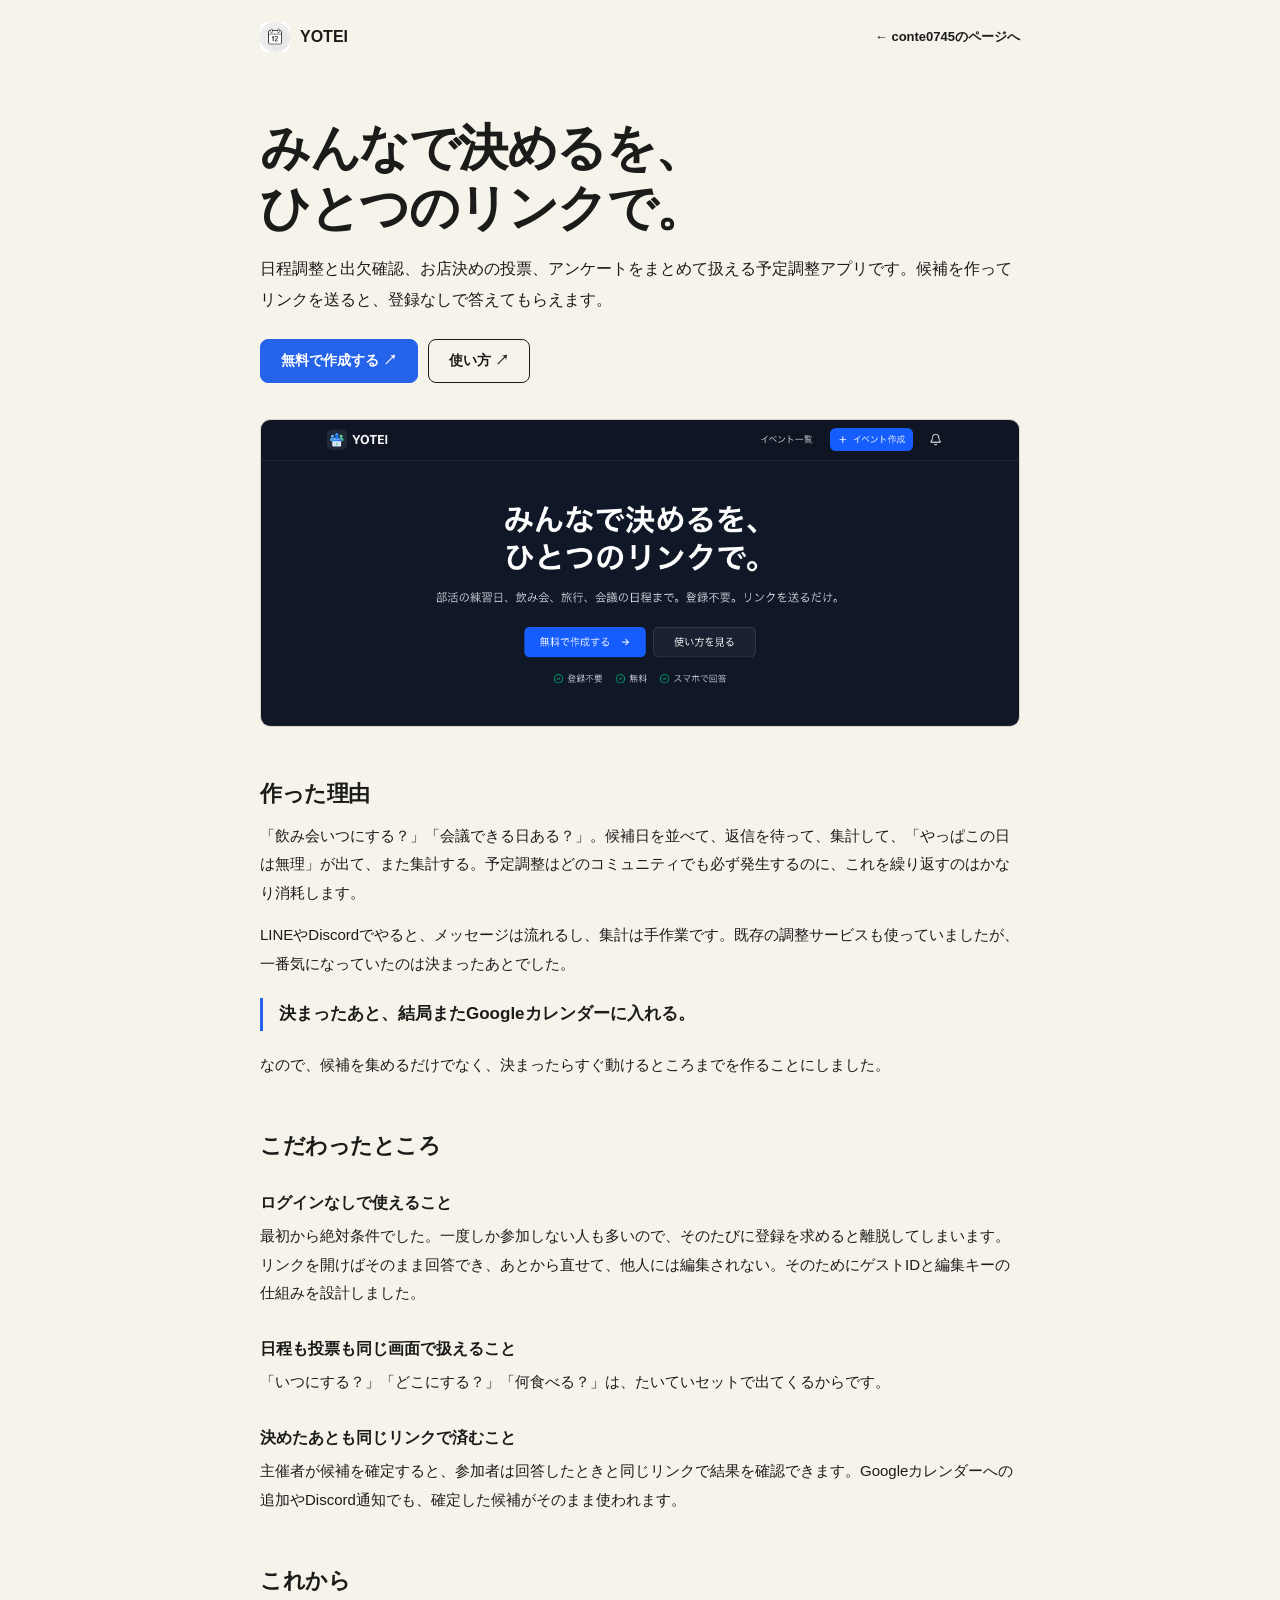
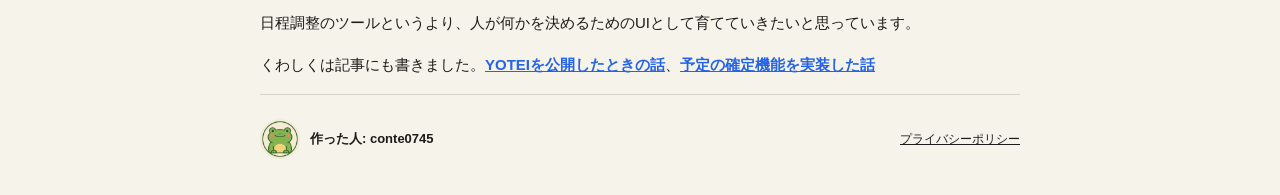
<file: yotei/index.html>
<!doctype html>
<html lang="ja">
  <head>
    <!-- Google tag (gtag.js) -->
    <script
      async
      src="https://www.googletagmanager.com/gtag/js?id=G-Y1E1E2FNE5"
    ></script>
    <script>
      window.dataLayer = window.dataLayer || [];
      function gtag() {
        dataLayer.push(arguments);
      }
      gtag("js", new Date());
      gtag("config", "G-Y1E1E2FNE5");
    </script>
    <meta charset="utf-8" />
    <meta name="viewport" content="width=device-width, initial-scale=1" />
    <meta
      name="description"
      content="YOTEIの紹介ページ。予定調整のやり取りに消耗して作った、登録なしで使える日程調整と投票のアプリです。"
    />
    <link rel="canonical" href="https://profile.shiftonton.net/yotei/" />
    <meta property="og:type" content="website" />
    <meta property="og:site_name" content="conte0745" />
    <meta property="og:locale" content="ja_JP" />
    <meta property="og:url" content="https://profile.shiftonton.net/yotei/" />
    <meta
      property="og:title"
      content="YOTEI — みんなで決めるを、ひとつのリンクで。"
    />
    <meta
      property="og:description"
      content="YOTEIの紹介ページ。予定調整のやり取りに消耗して作った、登録なしで使える日程調整と投票のアプリです。"
    />
    <meta
      property="og:image"
      content="https://profile.shiftonton.net/yotei/yotei-og.png"
    />
    <meta property="og:image:width" content="1200" />
    <meta property="og:image:height" content="630" />
    <meta property="og:image:alt" content="YOTEI" />
    <meta name="twitter:card" content="summary_large_image" />
    <link rel="icon" type="image/png" href="yotei-icon.png" />
    <link rel="apple-touch-icon" href="yotei-icon.png" />
    <title>YOTEI — みんなで決めるを、ひとつのリンクで。</title>
    <link rel="stylesheet" href="../intro.css" />
    <style>
      :root {
        --accent: #2563eb;
      }
    </style>
  </head>
  <body>
    <nav class="page" aria-label="ページ内ナビゲーション">
      <span class="brand"><img src="yotei-icon.png" alt="" />YOTEI</span>
      <a href="../index.html">← conte0745のページへ</a>
    </nav>
    <main class="page">
      <h1>みんなで決めるを、<br />ひとつのリンクで。</h1>
      <p class="lead">
        日程調整と出欠確認、お店決めの投票、アンケートをまとめて扱える予定調整アプリです。候補を作ってリンクを送ると、登録なしで答えてもらえます。
      </p>
      <div class="actions">
        <a
          class="btn"
          href="https://yotei.shiftonton.net/events/create?from=home"
          target="_blank"
          rel="noopener noreferrer"
          >無料で作成する ↗</a
        >
        <a
          class="btn sub"
          href="https://yotei.shiftonton.net/help"
          target="_blank"
          rel="noopener noreferrer"
          >使い方 ↗</a
        >
      </div>
      <figure>
        <img src="yotei-screen.png" alt="YOTEIのトップ画面" />
      </figure>

      <section>
        <h2>作った理由</h2>
        <p>
          「飲み会いつにする？」「会議できる日ある？」。候補日を並べて、返信を待って、集計して、「やっぱこの日は無理」が出て、また集計する。予定調整はどのコミュニティでも必ず発生するのに、これを繰り返すのはかなり消耗します。
        </p>
        <p>
          LINEやDiscordでやると、メッセージは流れるし、集計は手作業です。既存の調整サービスも使っていましたが、一番気になっていたのは決まったあとでした。
        </p>
        <blockquote>
          決まったあと、結局またGoogleカレンダーに入れる。
        </blockquote>
        <p>
          なので、候補を集めるだけでなく、決まったらすぐ動けるところまでを作ることにしました。
        </p>
      </section>

      <section>
        <h2>こだわったところ</h2>
        <h3>ログインなしで使えること</h3>
        <p>
          最初から絶対条件でした。一度しか参加しない人も多いので、そのたびに登録を求めると離脱してしまいます。リンクを開けばそのまま回答でき、あとから直せて、他人には編集されない。そのためにゲストIDと編集キーの仕組みを設計しました。
        </p>
        <h3>日程も投票も同じ画面で扱えること</h3>
        <p>
          「いつにする？」「どこにする？」「何食べる？」は、たいていセットで出てくるからです。
        </p>
        <h3>決めたあとも同じリンクで済むこと</h3>
        <p>
          主催者が候補を確定すると、参加者は回答したときと同じリンクで結果を確認できます。Googleカレンダーへの追加やDiscord通知でも、確定した候補がそのまま使われます。
        </p>
      </section>

      <section>
        <h2>これから</h2>
        <p>
          日程調整のツールというより、人が何かを決めるためのUIとして育てていきたいと思っています。
        </p>
        <p>
          くわしくは記事にも書きました。<a
            class="inline-link"
            href="https://qiita.com/conte0745/items/aa46a34d127f56b81e58"
            target="_blank"
            rel="noopener noreferrer"
            >YOTEIを公開したときの話</a
          >、<a
            class="inline-link"
            href="https://qiita.com/conte0745/items/a5fc7149a943d40b82f0"
            target="_blank"
            rel="noopener noreferrer"
            >予定の確定機能を実装した話</a
          >
        </p>
      </section>
    </main>
    <footer class="page">
      <a class="author" href="../index.html">
        <img src="../profile-favicon.png" alt="conte0745のカエルのアイコン" />
        作った人: conte0745
      </a>
      <small><a href="../privacy.html">プライバシーポリシー</a></small>
    </footer>
  </body>
</html>
</file>
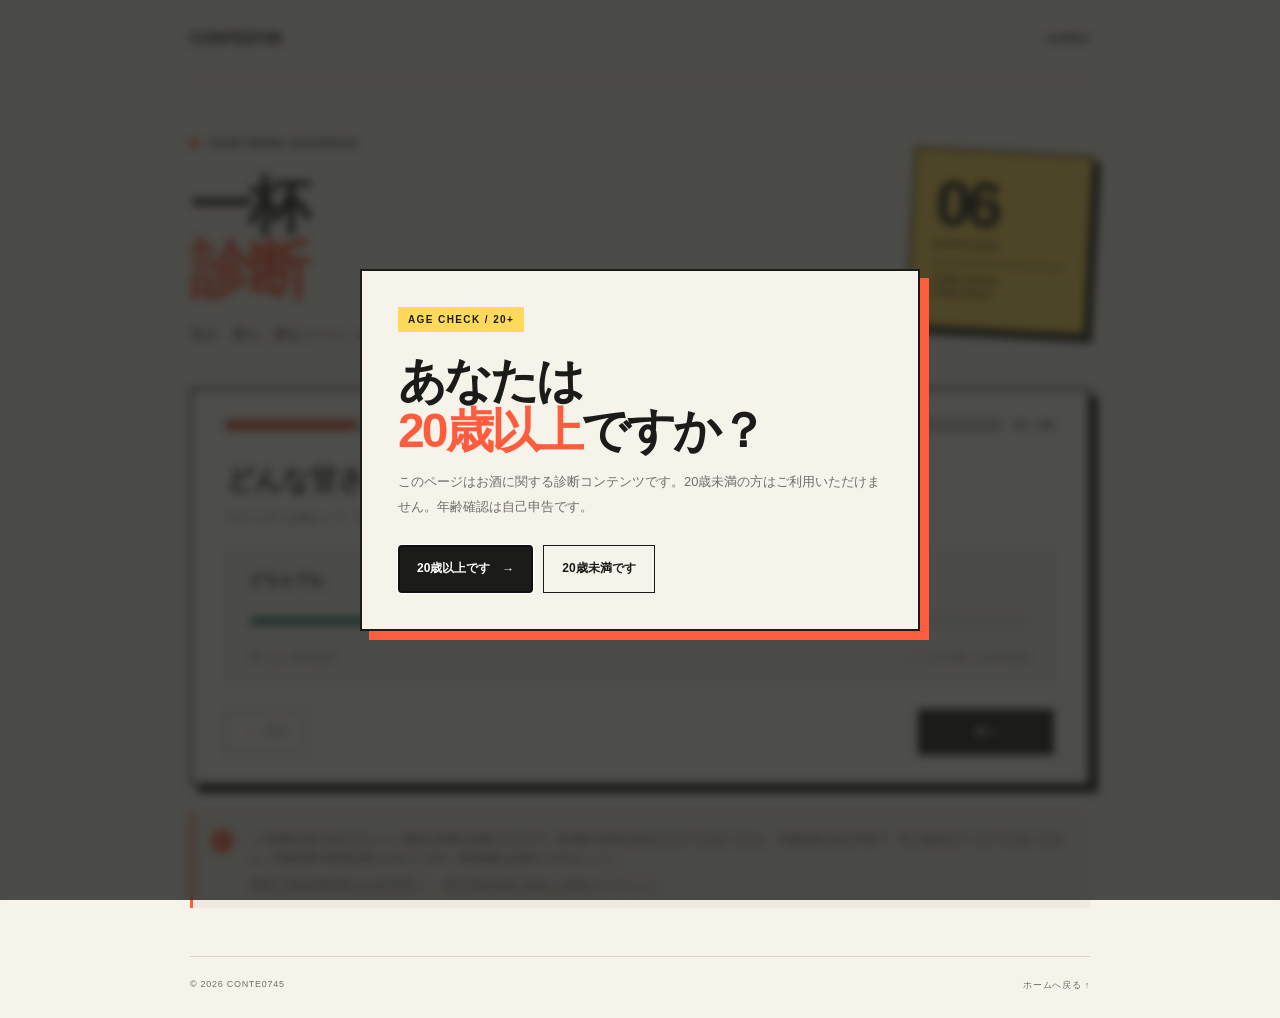
<file: drink-diagnosis.html>
<!doctype html>
<html lang="ja">
  <head>
    <meta charset="utf-8" />
    <meta name="robots" content="noindex" />
    <link rel="canonical" href="https://profile.shiftonton.net/drink-diagnosis/" />
    <meta http-equiv="refresh" content="0; url=drink-diagnosis/index.html" />
    <script>
      location.replace("drink-diagnosis/index.html" + location.search + location.hash);
    </script>
    <title>移動しました</title>
  </head>
  <body>
    <a href="drink-diagnosis/index.html">新しいページへ移動</a>
  </body>
</html>
</file>
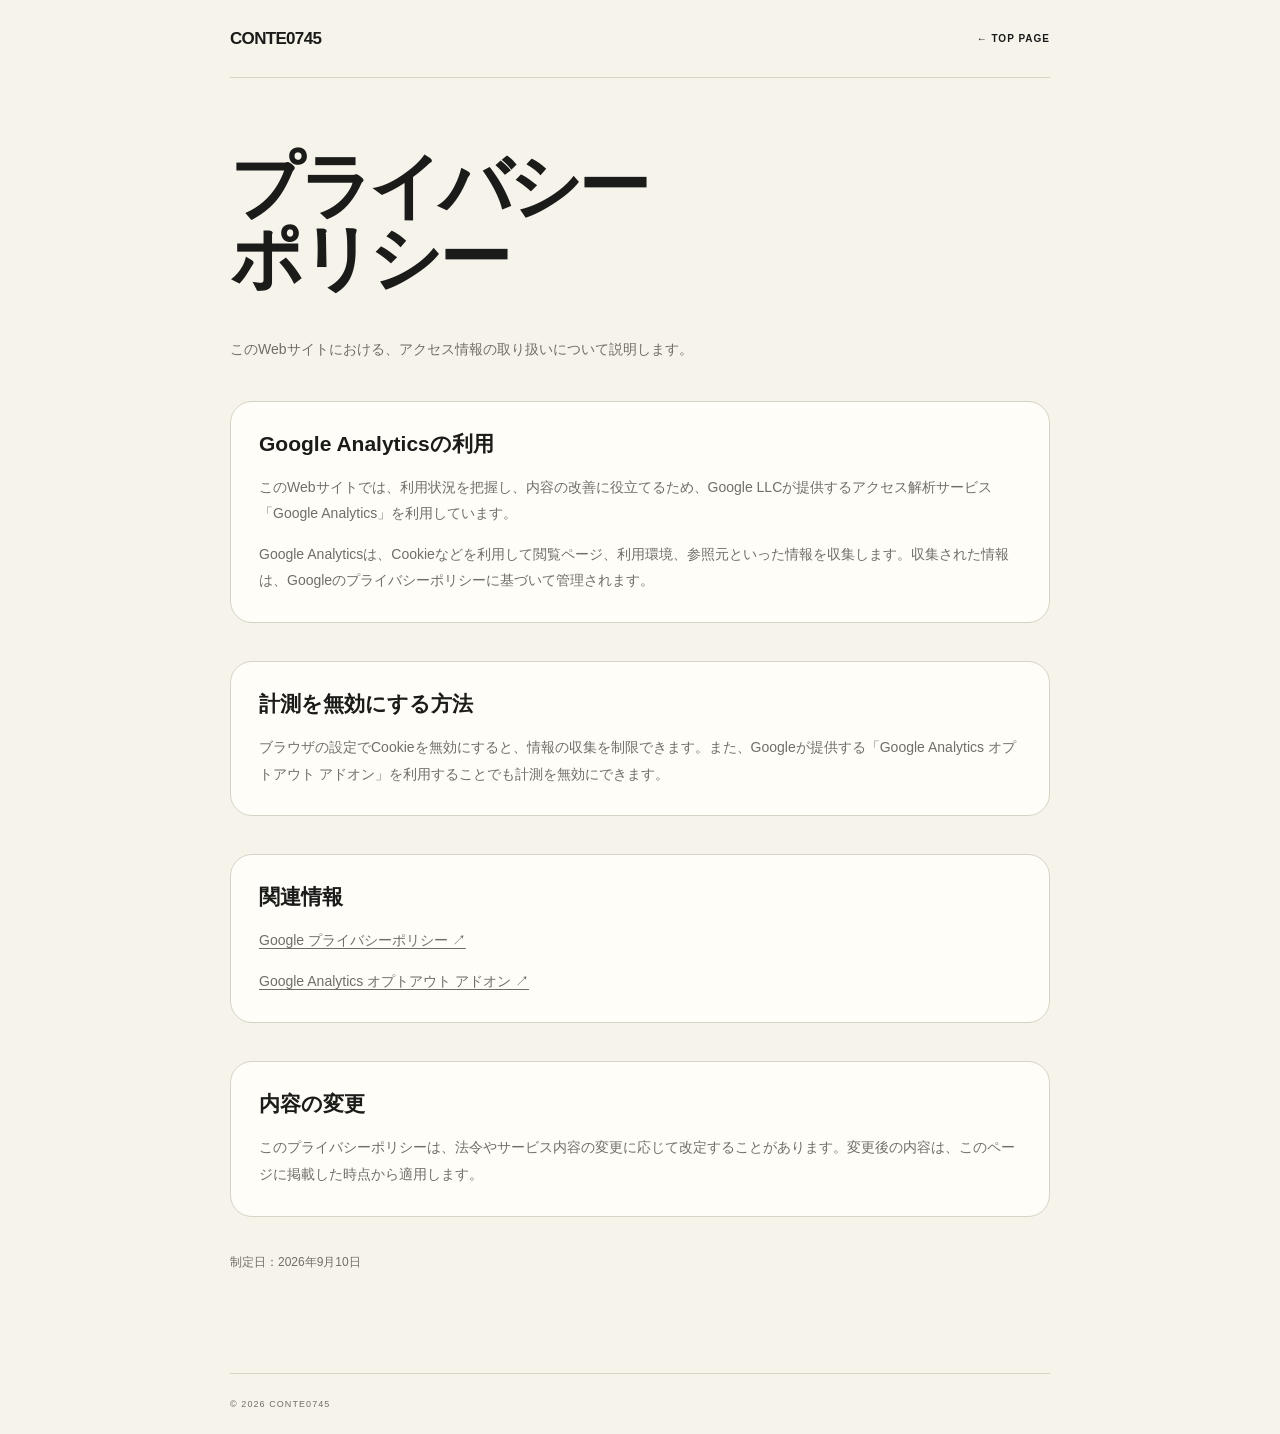
<file: privacy.html>
<!doctype html>
<html lang="ja">
  <head>
    <!-- Google tag (gtag.js) -->
    <script
      async
      src="https://www.googletagmanager.com/gtag/js?id=G-Y1E1E2FNE5"
    ></script>
    <script>
      window.dataLayer = window.dataLayer || [];
      function gtag() {
        dataLayer.push(arguments);
      }
      gtag("js", new Date());
      gtag("config", "G-Y1E1E2FNE5");
    </script>
    <meta charset="utf-8" />
    <meta name="viewport" content="width=device-width, initial-scale=1" />
    <meta
      name="description"
      content="conte0745のWebサイトにおけるプライバシーポリシーです。"
    />
    <link rel="canonical" href="https://profile.shiftonton.net/privacy" />
    <meta property="og:type" content="article" />
    <meta property="og:site_name" content="conte0745" />
    <meta property="og:locale" content="ja_JP" />
    <meta property="og:url" content="https://profile.shiftonton.net/privacy" />
    <meta property="og:title" content="プライバシーポリシー — conte0745" />
    <meta property="og:description" content="conte0745のWebサイトにおけるプライバシーポリシーです。" />
    <meta property="og:image" content="https://profile.shiftonton.net/ogp-profile.png" />
    <meta property="og:image:width" content="1200" />
    <meta property="og:image:height" content="630" />
    <meta property="og:image:alt" content="conte0745のプロフィール" />
    <meta name="twitter:card" content="summary_large_image" />
    <link rel="icon" type="image/png" sizes="512x512" href="profile-favicon.png" />
    <link rel="apple-touch-icon" href="profile-favicon.png" />
    <title>プライバシーポリシー — conte0745</title>
    <style>
      :root {
        --bg: #f6f3eb;
        --ink: #1b1b19;
        --sub: #706e67;
        --line: #d8d3c7;
        --red: #ff5b3d;
        --white: #fffdf8;
      }
      * {
        box-sizing: border-box;
      }
      body {
        margin: 0;
        background: var(--bg);
        color: var(--ink);
        font-family:
          Arial, "Hiragino Kaku Gothic ProN", "Yu Gothic", sans-serif;
      }
      a {
        color: inherit;
      }
      .page {
        width: min(820px, calc(100% - 40px));
        margin: auto;
      }
      nav {
        height: 78px;
        display: flex;
        align-items: center;
        justify-content: space-between;
        border-bottom: 1px solid var(--line);
      }
      .logo {
        font-size: 17px;
        font-weight: 900;
        letter-spacing: -0.04em;
        text-decoration: none;
      }
      .back {
        font-size: 10px;
        font-weight: 800;
        letter-spacing: 0.1em;
        text-decoration: none;
      }
      .back:hover {
        color: var(--red);
      }
      main {
        padding: 72px 0 100px;
      }
      h1 {
        margin: 0 0 42px;
        font-size: clamp(42px, 7vw, 72px);
        line-height: 1;
        letter-spacing: -0.06em;
      }
      section {
        margin-top: 38px;
        padding: 28px;
        background: var(--white);
        border: 1px solid var(--line);
        border-radius: 22px;
      }
      h2 {
        margin: 0 0 16px;
        font-size: 21px;
      }
      p {
        margin: 0;
        color: var(--sub);
        font-size: 14px;
        line-height: 1.9;
      }
      p + p {
        margin-top: 14px;
      }
      .text-link {
        text-decoration: underline;
        text-underline-offset: 3px;
      }
      .updated {
        margin-top: 34px;
        font-size: 12px;
      }
      footer {
        padding: 25px 0;
        border-top: 1px solid var(--line);
        color: var(--sub);
        font-size: 9px;
        letter-spacing: 0.12em;
      }
      @media (max-width: 600px) {
        .page {
          width: calc(100% - 26px);
        }
        nav {
          height: 68px;
        }
        main {
          padding: 52px 0 72px;
        }
        section {
          padding: 22px;
        }
      }
    </style>
  </head>
  <body>
    <nav class="page" aria-label="ページナビゲーション">
      <a class="logo" href="index.html">CONTE0745</a>
      <a class="back" href="index.html">← TOP PAGE</a>
    </nav>

    <main class="page">
      <h1>プライバシー<br />ポリシー</h1>
      <p>このWebサイトにおける、アクセス情報の取り扱いについて説明します。</p>

      <section>
        <h2>Google Analyticsの利用</h2>
        <p>
          このWebサイトでは、利用状況を把握し、内容の改善に役立てるため、Google
          LLCが提供するアクセス解析サービス「Google
          Analytics」を利用しています。
        </p>
        <p>
          Google
          Analyticsは、Cookieなどを利用して閲覧ページ、利用環境、参照元といった情報を収集します。収集された情報は、Googleのプライバシーポリシーに基づいて管理されます。
        </p>
      </section>

      <section>
        <h2>計測を無効にする方法</h2>
        <p>
          ブラウザの設定でCookieを無効にすると、情報の収集を制限できます。また、Googleが提供する「Google
          Analytics オプトアウト
          アドオン」を利用することでも計測を無効にできます。
        </p>
      </section>

      <section>
        <h2>関連情報</h2>
        <p>
          <a
            class="text-link"
            href="https://policies.google.com/privacy?hl=ja"
            target="_blank"
            rel="noopener noreferrer"
            >Google プライバシーポリシー ↗</a
          >
        </p>
        <p>
          <a
            class="text-link"
            href="https://tools.google.com/dlpage/gaoptout?hl=ja"
            target="_blank"
            rel="noopener noreferrer"
            >Google Analytics オプトアウト アドオン ↗</a
          >
        </p>
      </section>

      <section>
        <h2>内容の変更</h2>
        <p>
          このプライバシーポリシーは、法令やサービス内容の変更に応じて改定することがあります。変更後の内容は、このページに掲載した時点から適用します。
        </p>
      </section>

      <p class="updated">制定日：2026年9月10日</p>
    </main>

    <footer class="page">© 2026 CONTE0745</footer>
  </body>
</html>
</file>
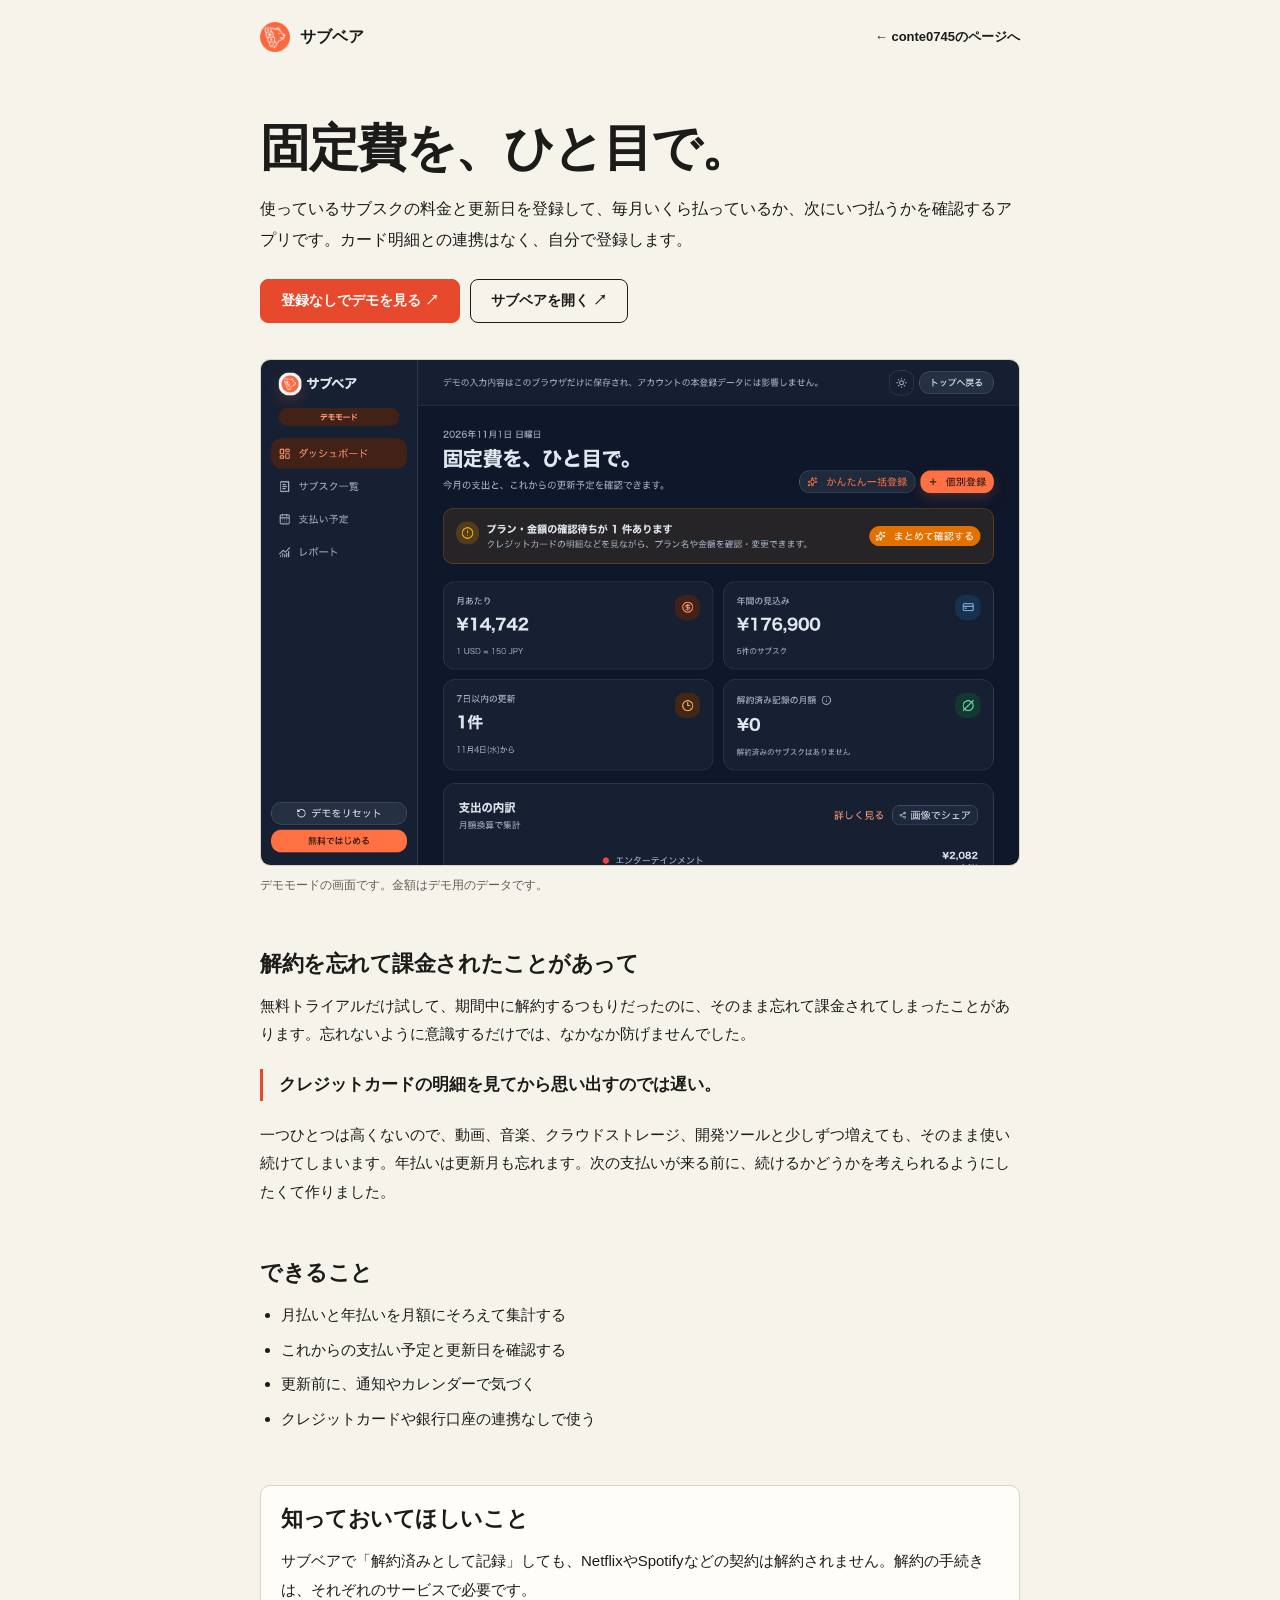
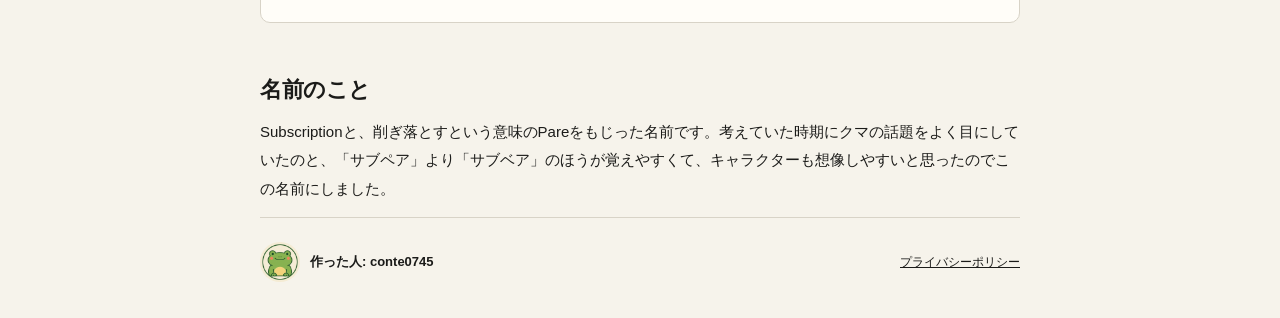
<file: subbear.html>
<!doctype html>
<html lang="ja">
  <head>
    <meta charset="utf-8" />
    <meta name="robots" content="noindex" />
    <link rel="canonical" href="https://profile.shiftonton.net/subbear/" />
    <meta http-equiv="refresh" content="0; url=subbear/index.html" />
    <script>
      location.replace("subbear/index.html" + location.search + location.hash);
    </script>
    <title>移動しました</title>
  </head>
  <body>
    <a href="subbear/index.html">新しいページへ移動</a>
  </body>
</html>
</file>
<file: drink-diagnosis/drink-diagnosis.css>
:root {
  color-scheme: light;
  --paper: #f6f3eb;
  --ink: #1b1b19;
  --muted: #706e67;
  --line: #d8d3c7;
  --red: #ff5b3d;
  --slider: #17796d;
  --yellow: #ffd95a;
  --blue: #a7c8ff;
  --white: #fffdf8;
}

* { box-sizing: border-box; }
html { scroll-behavior: smooth; }
body {
  margin: 0;
  background: var(--paper);
  color: var(--ink);
  font-family: Arial, "Hiragino Kaku Gothic ProN", "Yu Gothic", sans-serif;
}
a { color: inherit; text-decoration: none; }
button { color: inherit; font: inherit; }
.page { width: min(900px, calc(100% - 40px)); margin-inline: auto; }
.age-gate {
  width: min(560px, calc(100% - 32px));
  max-width: none;
  max-height: calc(100% - 32px);
  padding: 0;
  overflow: visible;
  border: 0;
  background: transparent;
  color: var(--ink);
}
.age-gate[open] { margin: auto; }
.age-gate::backdrop { background: rgb(27 27 25 / 78%); backdrop-filter: blur(4px); }
.age-card { padding: 36px; background: var(--paper); border: 2px solid var(--ink); box-shadow: 9px 9px 0 var(--red); }
.age-label { display: inline-block; padding: 7px 10px; background: var(--yellow); font-size: 10px; font-weight: 900; letter-spacing: .14em; }
.age-card h1 { margin: 24px 0 14px; font-size: 48px; }
.age-card h1 span { color: var(--red); }
.age-description { margin: 0; color: var(--muted); font-size: 13px; line-height: 1.9; }
.age-actions { display: flex; flex-wrap: wrap; gap: 10px; margin-top: 25px; }
.age-yes, .age-no, .age-home { min-height: 48px; display: inline-flex; align-items: center; justify-content: center; gap: 12px; padding: 0 18px; border: 1px solid var(--ink); font-size: 12px; font-weight: 900; cursor: pointer; }
.age-yes, .age-home { background: var(--ink); color: white; }
.age-yes:hover, .age-home:hover { background: var(--red); border-color: var(--red); }
.age-no { background: transparent; }
.age-no:hover { background: var(--yellow); }
.age-home { margin-top: 23px; }
.site-nav {
  height: 78px;
  display: flex;
  align-items: center;
  justify-content: space-between;
  border-bottom: 1px solid var(--line);
}
.logo { font-size: 17px; font-weight: 900; letter-spacing: -.04em; }
.back-link { font-size: 10px; font-weight: 900; letter-spacing: .12em; }
.back-link:hover, .site-footer a:hover { color: var(--red); }
.intro {
  display: flex;
  justify-content: space-between;
  align-items: center;
  gap: 32px;
  padding: 56px 0 40px;
}
.eyebrow { display: inline-flex; align-items: center; gap: 9px; font-size: 10px; font-weight: 900; letter-spacing: .14em; }
.eyebrow-dot { width: 9px; height: 9px; border-radius: 50%; background: var(--red); }
h1 { margin: 22px 0 18px; font-size: 62px; line-height: 1.04; letter-spacing: -.06em; }
h1 span { color: var(--red); }
.intro-copy > p { max-width: 520px; margin: 0; color: var(--muted); font-size: 14px; line-height: 1.9; font-weight: 600; }
.intro-mark {
  flex: 0 0 180px;
  min-height: 180px;
  display: flex;
  flex-direction: column;
  align-items: flex-start;
  justify-content: center;
  padding: 22px;
  background: var(--yellow);
  border: 2px solid var(--ink);
  box-shadow: 7px 7px 0 var(--ink);
  transform: rotate(3deg);
}
.mark-number { font-size: 64px; line-height: .85; font-weight: 900; letter-spacing: -.07em; }
.mark-label { margin-top: 8px; font-size: 9px; font-weight: 900; letter-spacing: .16em; }
.mark-line { width: 100%; height: 1px; margin: 13px 0 10px; background: var(--ink); }
.mark-small { font-size: 9px; line-height: 1.5; font-weight: 900; letter-spacing: .08em; }
.quiz-panel, .result-panel {
  padding: 30px 34px 28px;
  background: var(--white);
  border: 2px solid var(--ink);
  box-shadow: 8px 8px 0 var(--ink);
}
.quiz-topline { display: flex; align-items: center; gap: 16px; margin-bottom: 30px; }
.progress-track { flex: 1; height: 10px; overflow: hidden; appearance: none; background: #e9e5dc; border: 1px solid var(--ink); }
.progress-track::-webkit-progress-bar { background: #e9e5dc; }
.progress-track::-webkit-progress-value { background: var(--red); transition: width .25s ease; }
.progress-track::-moz-progress-bar { background: var(--red); }
.progress-text { flex: 0 0 auto; font-size: 10px; font-weight: 900; letter-spacing: .12em; }
.question-fieldset { min-width: 0; margin: 0; padding: 0; border: 0; }
.question-title { display: block; padding: 0; font-size: 28px; font-weight: 900; letter-spacing: -.04em; }
.question-hint { margin: 9px 0 22px; color: var(--muted); font-size: 12px; line-height: 1.7; }
.answer-options { display: grid; grid-template-columns: repeat(5, minmax(0, 1fr)); gap: 10px; }
.answer-options-three { grid-template-columns: repeat(3, minmax(0, 1fr)); }
.answer-options-sliders { grid-template-columns: minmax(0, 1fr); }
.slider-card { grid-column: 1 / -1; display: grid; gap: 13px; padding: 20px 22px 16px; background: var(--paper); border: 1px solid var(--line); }
.slider-value { min-height: 22px; font-size: 15px; font-weight: 900; }
.taste-slider { width: 100%; min-height: 30px; margin: 0; accent-color: var(--slider); cursor: pointer; }
.taste-slider:focus-visible { outline: 3px solid var(--blue); outline-offset: 4px; }
.slider-endpoints { display: flex; justify-content: space-between; gap: 14px; color: var(--muted); font-size: 11px; line-height: 1.6; }
.slider-endpoints span:last-child { text-align: right; }
.answer-option {
  position: relative;
  min-height: 116px;
  display: grid;
  grid-template-columns: 1fr auto;
  grid-template-rows: auto 1fr;
  align-items: start;
  gap: 10px 8px;
  padding: 14px;
  background: var(--paper);
  border: 1px solid var(--line);
  cursor: pointer;
  transition: background .15s, border-color .15s, transform .15s;
}
.answer-option:hover { border-color: var(--ink); transform: translateY(-2px); }
.answer-option:has(input:checked) { background: #fff0e9; border: 2px solid var(--red); padding: 13px; }
.answer-option input { position: absolute; width: 1px; height: 1px; opacity: 0; }
.answer-option:has(input:focus-visible) { outline: 3px solid var(--blue); outline-offset: 2px; }
.option-number { color: var(--muted); font-size: 10px; font-weight: 900; letter-spacing: .08em; }
.option-label { grid-column: 1 / -1; align-self: center; font-size: 13px; line-height: 1.55; font-weight: 800; }
.option-arrow { grid-column: 2; grid-row: 1; justify-self: end; font-size: 14px; font-weight: 900; }
.quiz-actions { display: flex; justify-content: space-between; align-items: center; gap: 16px; margin-top: 25px; }
.previous-button, .next-button, .restart-button, .share-link {
  min-height: 46px;
  display: inline-flex;
  align-items: center;
  justify-content: center;
  gap: 10px;
  padding: 0 18px;
  border: 1px solid var(--ink);
  font-size: 11px;
  font-weight: 900;
  cursor: pointer;
  transition: background .15s, color .15s;
}
.previous-button, .restart-button { background: transparent; }
.next-button, .share-link { background: var(--ink); color: white; }
.next-button { min-width: 136px; }
.next-button:hover:not(:disabled), .share-link:hover { background: var(--red); border-color: var(--red); }
.previous-button:hover:not(:disabled), .restart-button:hover { background: var(--yellow); }
button:disabled { cursor: not-allowed; opacity: .42; }
.result-panel { padding: 27px 34px 30px; }
.result-kicker { display: flex; justify-content: space-between; padding-bottom: 12px; border-bottom: 1px solid var(--line); font-size: 10px; font-weight: 900; letter-spacing: .14em; }
.result-kicker span:first-child { color: var(--red); }
.result-main { display: flex; align-items: center; justify-content: space-between; gap: 24px; padding: 28px 0 26px; }
.result-type { display: inline-block; padding: 6px 9px; background: var(--yellow); font-size: 10px; font-weight: 900; }
.result-copy h2 { margin: 13px 0 10px; font-size: 42px; line-height: 1.1; letter-spacing: -.05em; }
.result-description, .result-note { max-width: 570px; margin: 0; font-size: 13px; line-height: 1.8; }
.result-note { margin-top: 7px; color: var(--muted); }
.trivia-box { display: grid; gap: 7px; margin-top: 18px; padding: 15px 17px; background: var(--paper); border-left: 3px solid var(--red); }
.trivia-label { color: var(--red); font-size: 9px; font-weight: 900; letter-spacing: .14em; }
.trivia-box p { margin: 0; font-size: 12px; line-height: 1.8; }
.trivia-box a, .notice-links a { width: fit-content; color: var(--muted); font-size: 10px; text-decoration: underline; text-underline-offset: 3px; }
.trivia-box a:hover, .notice-links a:hover { color: var(--red); }
.result-seal { flex: 0 0 108px; height: 108px; display: grid; place-content: center; justify-items: center; background: var(--blue); border: 2px solid var(--ink); border-radius: 50%; transform: rotate(9deg); }
.result-seal span { font-size: 10px; line-height: 1.2; text-align: center; font-weight: 900; letter-spacing: .08em; }
.result-seal b { font-size: 20px; line-height: 1; }
.alternatives { padding: 19px 0 0; border-top: 1px solid var(--line); }
.alternatives h3 { margin: 0 0 12px; font-size: 13px; font-weight: 900; }
.alternatives ol { display: grid; grid-template-columns: repeat(2, minmax(0, 1fr)); gap: 9px; margin: 0; padding: 0; list-style: none; }
.alternatives li { min-width: 0; }
.alternative-button { width: 100%; min-height: 58px; display: grid; grid-template-columns: 28px minmax(0, 1fr); grid-template-rows: auto auto; align-items: center; gap: 2px 8px; padding: 10px 12px; border: 1px solid transparent; background: var(--paper); color: var(--ink); text-align: left; cursor: pointer; transition: border-color .15s, background .15s, transform .15s; }
.alternative-button:hover { border-color: var(--ink); transform: translateY(-1px); }
.alternative-button:focus-visible { outline: 3px solid var(--blue); outline-offset: 2px; }
.other-number { grid-row: span 2; color: var(--red); font-size: 12px; font-weight: 900; }
.other-name { overflow-wrap: anywhere; font-size: 13px; font-weight: 900; }
.other-type { color: var(--muted); font-size: 10px; }
.result-actions { display: flex; flex-wrap: wrap; gap: 10px; margin-top: 22px; }
.notice { display: grid; grid-template-columns: 27px 1fr; gap: 12px; margin: 28px 0 48px; padding: 17px 18px; border-left: 3px solid var(--red); background: #eeeae1; }
.notice-mark { width: 22px; height: 22px; display: grid; place-items: center; border-radius: 50%; background: var(--red); color: white; font-size: 13px; font-weight: 900; }
.notice p { margin: 0; color: #4d4b45; font-size: 11px; line-height: 1.8; }
.notice-links { display: flex; flex-wrap: wrap; gap: 7px 16px; margin-top: 8px; }
.site-footer { display: flex; justify-content: space-between; gap: 20px; padding: 22px 0 26px; border-top: 1px solid var(--line); color: var(--muted); font-size: 9px; letter-spacing: .08em; }
[hidden] { display: none !important; }

@media (max-width: 600px) {
  .page { width: calc(100% - 28px); }
  .site-nav { height: 68px; }
  .intro { gap: 18px; padding: 42px 0 30px; }
  h1 { margin: 18px 0 14px; font-size: 44px; }
  .intro-copy > p { font-size: 12px; }
  .intro-mark { flex-basis: 112px; min-height: 140px; padding: 13px; }
  .age-card { padding: 26px 22px; }
  .age-card h1 { font-size: 38px; }
  .mark-number { font-size: 46px; }
  .mark-label { font-size: 8px; }
  .mark-line { margin: 10px 0 8px; }
  .mark-small { font-size: 8px; }
  .quiz-panel, .result-panel { padding: 22px 18px; box-shadow: 5px 5px 0 var(--ink); }
  .quiz-topline { margin-bottom: 25px; }
  .question-title { font-size: 23px; }
  .question-hint { margin-bottom: 18px; }
  .answer-options, .answer-options-three, .answer-options-sliders { grid-template-columns: 1fr; }
  .slider-card { padding: 16px 13px 12px; }
  .slider-endpoints { font-size: 10px; }
  .answer-option { min-height: 54px; grid-template-columns: 24px 28px 1fr 16px; grid-template-rows: auto; align-items: center; gap: 7px; padding: 10px; }
  .answer-option:has(input:checked) { padding: 9px; }
  .option-label { grid-column: auto; align-self: center; font-size: 12px; }
  .option-arrow { grid-column: auto; grid-row: auto; }
  .result-main { align-items: flex-start; gap: 12px; padding: 23px 0; }
  .result-copy h2 { font-size: 32px; }
  .result-description, .result-note { font-size: 12px; }
  .result-seal { flex-basis: 74px; height: 74px; }
  .result-seal span { font-size: 8px; }
  .result-seal b { font-size: 15px; }
  .alternatives ol { grid-template-columns: 1fr; }
  .result-actions { display: grid; grid-template-columns: 1fr; }
  .notice-links { display: grid; }
  .notice { margin: 25px 0 38px; padding: 14px; }
}

@media (prefers-reduced-motion: reduce) {
  html { scroll-behavior: auto; }
  *, *::before, *::after { transition-duration: .01ms !important; }
}
</file>
<file: site.css>
:root {
  --bg: #f6f3eb;
  --ink: #1b1b19;
  --sub: #706e67;
  --line: #d8d3c7;
  --red: #ff5b3d;
  --yellow: #ffd95a;
  --blue: #a7c8ff;
  --white: #fffdf8;
  --orange: #ff5b3d;
}
* {
  box-sizing: border-box;
}
html {
  scroll-behavior: smooth;
}
body {
  margin: 0;
  background: var(--bg);
  color: var(--ink);
  font-family:
    Arial, "Hiragino Kaku Gothic ProN", "Yu Gothic", sans-serif;
}
a {
  color: inherit;
  text-decoration: none;
}
.page {
  width: min(1120px, calc(100% - 40px));
  margin: auto;
}
nav {
  height: 78px;
  display: flex;
  align-items: center;
  justify-content: space-between;
  border-bottom: 1px solid var(--line);
}
.logo {
  font-size: 17px;
  font-weight: 900;
  letter-spacing: -0.04em;
}
.logo i {
  color: var(--red);
  font-style: normal;
}
.links {
  display: flex;
  gap: 22px;
  font-size: 13px;
  font-weight: 700;
}
.links a:hover {
  color: var(--red);
}
.intro {
  display: grid;
  grid-template-columns: 1.35fr 0.65fr;
  gap: 45px;
  padding: 76px 0 55px;
}
h1 {
  margin: 0 0 25px;
  font-size: clamp(52px, 8vw, 98px);
  line-height: 0.92;
  letter-spacing: -0.075em;
}
h1 span {
  display: block;
  color: var(--red);
}
.intro-copy {
  max-width: 520px;
  margin: 0;
  font-size: 15px;
  line-height: 1.9;
  font-weight: 600;
}
.profile-card {
  align-self: end;
  padding: 26px;
  background: var(--ink);
  color: white;
  border-radius: 24px;
}
.profile-head {
  display: flex;
  align-items: center;
  gap: 14px;
  margin-bottom: 24px;
}
.profile-icon {
  display: block;
  flex: 0 0 auto;
  width: 128px;
  aspect-ratio: 1;
  object-fit: cover;
  border: 3px solid var(--yellow);
  border-radius: 50%;
}
.profile-card small {
  font-size: 9px;
  letter-spacing: 0.16em;
  color: #aaa;
}
.profile-card h2 {
  margin: 8px 0 12px;
  font-size: 24px;
}
.profile-card p {
  margin: 0;
  color: #bbb;
  font-size: 12px;
  line-height: 1.7;
}
.profile-tech {
  display: flex;
  gap: 7px;
  flex-wrap: wrap;
}
.cards {
  display: grid;
  grid-template-columns: 1.2fr 0.8fr;
  gap: 20px;
  padding-bottom: 100px;
}
.section-title {
  grid-column: 1 / -1;
  display: flex;
  align-items: baseline;
  gap: 14px;
  flex-wrap: wrap;
  margin-top: 44px;
  padding-bottom: 12px;
  border-bottom: 2px solid var(--ink);
}
.section-title:first-child {
  margin-top: 0;
}
.section-title h2 {
  margin: 0;
  font-size: clamp(22px, 3vw, 30px);
  letter-spacing: -0.04em;
}
.section-title span {
  color: var(--sub);
  font-size: 12px;
  font-weight: 800;
}
.card {
  position: relative;
  overflow: hidden;
  border: 1px solid var(--line);
  border-radius: 26px;
  background: var(--white);
}
.card-content {
  padding: 34px;
}
product-card:not(:defined) {
  display: block;
  padding: 34px;
  background: var(--white);
  border: 1px solid var(--line);
  border-radius: 26px;
}
tech-badge:not(:defined) {
  margin-right: 6px;
  font-size: 11px;
  font-weight: 700;
}
product-card[color] p {
  color: var(--ink);
}
[slot="image"] {
  display: block;
}
.kind {
  font-size: 9px;
  font-weight: 900;
  letter-spacing: 0.18em;
}
.card h2,
product-card h2 {
  margin: 18px 0 12px;
  font-size: clamp(34px, 5vw, 64px);
  line-height: 0.95;
  letter-spacing: -0.06em;
}
.card p,
product-card p {
  max-width: 470px;
  margin: 0;
  color: var(--sub);
  font-size: 13px;
  line-height: 1.85;
}
product-card h2 {
  margin: 0;
}
.button {
  display: inline-flex;
  align-items: center;
  gap: 16px;
  margin-top: 24px;
  padding: 13px 20px;
  background: var(--ink);
  color: white;
  border-radius: 99px;
  font-size: 11px;
  font-weight: 800;
  letter-spacing: 0.06em;
  transition: background 0.15s;
}
.button:hover {
  background: var(--red);
}
.button-sub {
  background: var(--white);
  color: var(--ink);
  border: 1px solid var(--ink);
  margin-left: 8px;
}
[slot="actions"].button {
  margin: 0;
}
.button-sub:hover {
  background: var(--ink);
  color: white;
}
.card-shot {
  display: block;
  width: 95%;
  margin: 0 auto;
  max-width: 440px;
  border: 2px solid var(--ink);
  border-radius: 18px;
  box-shadow: 8px 8px 0 var(--ink);
}
.youtube-card {
  grid-column: 1 / -1;
  display: grid;
  grid-template-columns: 1.2fr 0.8fr;
  align-items: center;
  background: var(--red);
  border-color: var(--red);
}
.youtube-card .card-content {
  position: relative;
  z-index: 2;
  padding-bottom: 20px;
}
.youtube-card p {
  color: #442018;
}
.tiktok-card {
  grid-column: 1 / -1;
  display: grid;
  grid-template-columns: 0.7fr 1.3fr;
  align-items: center;
  background: var(--ink);
  border-color: var(--ink);
  color: white;
}
.tiktok-card p {
  color: #ccc;
}
.tiktok-card .button {
  background: white;
  color: var(--ink);
}
.tiktok-card .button:hover {
  background: var(--red);
  color: white;
}
.tiktok-thumbs {
  display: grid;
  grid-template-columns: repeat(4, 112px);
  justify-content: end;
  gap: 12px;
  padding: 30px 34px 30px 0;
}
.tiktok-thumbs a {
  display: block;
}
.tiktok-thumbs img {
  display: block;
  width: 100%;
  height: auto;
  border-radius: 10px;
  transition: transform 0.2s;
}
.tiktok-thumbs a:hover img {
  transform: scale(1.03);
}
.video-window {
  position: relative;
  display: block;
  width: 80%;
  margin: 34px auto;
  aspect-ratio: 16/9;
  background: var(--ink);
  border: 2px solid var(--ink);
  border-radius: 16px;
  box-shadow: 14px 14px 0 var(--ink);
  overflow: hidden;
}
.video-window img {
  display: block;
  width: 100%;
  height: 100%;
  object-fit: cover;
  transition: transform 0.2s;
}
.video-window::after {
  content: "▶";
  position: absolute;
  inset: 50% auto auto 50%;
  display: grid;
  place-items: center;
  width: 54px;
  aspect-ratio: 1;
  background: var(--ink);
  color: white;
  border-radius: 50%;
  font-size: 17px;
  transform: translate(-50%, -50%);
}
.video-window:hover img {
  transform: scale(1.04);
}
product-card .project-note {
  margin-top: 10px;
  color: var(--ink);
  font-size: 11px;
  font-weight: 800;
}
.feature-list {
  display: grid;
  gap: 7px;
  margin: 18px 0 0;
  padding: 0;
  list-style: none;
}
.feature-list li {
  font-size: 12px;
  font-weight: 700;
}
.feature-list li::before {
  content: "・";
}
.card-art {
  display: block;
  width: min(100%, 190px);
  height: auto;
  aspect-ratio: 1;
  object-fit: cover;
  margin: 0 auto;
  border-radius: 50%;
}
.card-art-icon {
  width: min(100%, 128px);
  border-radius: 0;
}
footer {
  padding: 32px 0 24px;
  border-top: 1px solid var(--line);
}
.footer-top {
  display: flex;
  justify-content: space-between;
  align-items: center;
  gap: 20px;
}
.footer-top p {
  margin: 0;
  font-size: 24px;
  font-weight: 900;
  letter-spacing: -0.04em;
  white-space: nowrap;
}
.socials {
  display: flex;
  justify-content: flex-end;
  gap: 8px;
  flex-wrap: wrap;
}
.socials a {
  padding: 9px 12px;
  border: 1px solid var(--ink);
  border-radius: 99px;
  font-size: 11px;
  font-weight: 900;
  letter-spacing: 0.07em;
}
.socials a:hover {
  background: var(--ink);
  color: white;
}
.copyright {
  display: flex;
  justify-content: space-between;
  align-items: center;
  gap: 20px;
  margin-top: 28px;
  color: var(--sub);
  font-size: 8px;
  letter-spacing: 0.15em;
}
.footer-meta {
  display: flex;
  align-items: center;
  gap: 18px;
}
.footer-meta a {
  text-decoration: underline;
  text-underline-offset: 3px;
}
.footer-meta a:hover {
  color: var(--ink);
}
@media (max-width: 760px) {
  .page {
    width: calc(100% - 26px);
  }
  nav {
    height: 68px;
  }
  .links {
    gap: 12px;
    font-size: 12px;
  }
  .intro {
    grid-template-columns: 1fr;
    padding-top: 60px;
  }
  .profile-card {
    width: 78%;
    margin-left: auto;
  }
  .cards {
    grid-template-columns: 1fr;
  }
  .youtube-card,
  .tiktok-card {
    grid-template-columns: 1fr;
  }
  .tiktok-thumbs {
    grid-template-columns: repeat(4, minmax(0, 88px));
    justify-content: start;
    gap: 8px;
    padding: 0 34px 34px;
  }
  .video-window {
    width: 86%;
    margin: 0 auto 34px;
  }
  .card-art {
    width: min(100%, 180px);
  }
  .footer-top {
    display: block;
  }
  .socials {
    justify-content: flex-start;
    margin-top: 18px;
  }
  .copyright {
    gap: 20px;
  }
}
.card-wide {
  grid-column: 1 / -1;
}
.game-icons {
  display: flex;
  justify-content: center;
  gap: 24px;
  flex-wrap: wrap;
}
.game-icons img {
  display: block;
  width: min(40%, 150px);
  height: auto;
  aspect-ratio: 1;
  object-fit: cover;
  border-radius: 50%;
}
.intro-single {
  grid-template-columns: 1fr;
}
.nowrap {
  white-space: nowrap;
}
product-card h2.title-long {
  font-size: clamp(28px, 3.4vw, 40px);
  line-height: 1.1;
}
.intro-single h1 {
  font-size: clamp(40px, 8vw, 98px);
}
.card-actions {
  display: flex;
  gap: 10px;
  flex-wrap: wrap;
  margin-top: 24px;
}
.card-actions .button {
  margin: 0;
}
</file>
<file: intro.css>
/* サブベア・YOTEI・ピクニワの紹介ページ共通。--accent は各ページで指定する */
:root {
  --bg: #f6f3eb;
  --ink: #1b1b19;
  --sub: #5f5d57;
  --line: #d8d3c7;
  --white: #fffdf8;
}
* {
  box-sizing: border-box;
}
body {
  margin: 0;
  background: var(--bg);
  color: var(--ink);
  font-family: Arial, "Hiragino Kaku Gothic ProN", "Yu Gothic", sans-serif;
  line-height: 1.9;
  -webkit-font-smoothing: antialiased;
}
a {
  color: inherit;
}
.page {
  width: min(760px, calc(100% - 40px));
  margin: auto;
}
.wide {
  width: min(1000px, calc(100% - 40px));
  margin: auto;
}
nav {
  display: flex;
  align-items: center;
  justify-content: space-between;
  gap: 16px;
  padding: 22px 0;
  font-size: 13px;
  font-weight: 700;
}
nav a {
  text-decoration: none;
}
nav a:hover {
  color: var(--accent);
}
.brand {
  display: inline-flex;
  align-items: center;
  gap: 10px;
  font-size: 16px;
}
.brand img {
  width: 30px;
  height: 30px;
  border-radius: 7px;
}
h1 {
  margin: 44px 0 16px;
  font-size: clamp(32px, 6vw, 50px);
  line-height: 1.2;
  letter-spacing: -0.03em;
}
.lead {
  margin: 0;
  font-size: 16px;
}
.actions {
  display: flex;
  flex-wrap: wrap;
  gap: 10px;
  margin: 24px 0 8px;
}
.btn {
  display: inline-block;
  padding: 11px 20px;
  background: var(--accent);
  border: 1px solid var(--accent);
  border-radius: 8px;
  color: white;
  font-size: 14px;
  font-weight: 700;
  line-height: 1.4;
  text-decoration: none;
}
.btn:hover {
  background: var(--ink);
  border-color: var(--ink);
}
.btn.sub {
  background: transparent;
  border-color: var(--ink);
  color: var(--ink);
}
.btn.sub:hover {
  background: var(--ink);
  color: white;
}
figure {
  margin: 36px 0;
}
figure img {
  display: block;
  width: 100%;
  height: auto;
  border: 1px solid var(--line);
  border-radius: 10px;
}
figcaption {
  margin-top: 8px;
  color: var(--sub);
  font-size: 12px;
}
.shots {
  display: grid;
  grid-template-columns: 1fr 1fr;
  gap: 16px;
  align-items: start;
}
.shots figure {
  margin: 0;
}
section {
  margin-top: 52px;
}
h2 {
  margin: 0 0 12px;
  font-size: 22px;
  line-height: 1.4;
  letter-spacing: -0.02em;
}
h3 {
  margin: 26px 0 4px;
  font-size: 16px;
}
p {
  margin: 0 0 14px;
  font-size: 15px;
}
ol,
ul {
  margin: 0 0 14px;
  padding-left: 1.4em;
  font-size: 15px;
}
li {
  margin-bottom: 6px;
}
blockquote {
  margin: 20px 0;
  padding-left: 16px;
  border-left: 3px solid var(--accent);
  font-size: 17px;
  font-weight: 700;
}
.note {
  padding: 18px 20px;
  background: var(--white);
  border: 1px solid var(--line);
  border-radius: 10px;
}
.note p:last-child {
  margin-bottom: 0;
}
.stack {
  color: var(--sub);
  font-size: 13px;
}
.inline-link {
  color: var(--accent);
  font-weight: 700;
}
footer {
  display: flex;
  flex-wrap: wrap;
  align-items: center;
  justify-content: space-between;
  gap: 14px;
  margin-top: 64px;
  padding: 24px 0 36px;
  border-top: 1px solid var(--line);
  font-size: 13px;
}
.author {
  display: inline-flex;
  align-items: center;
  gap: 10px;
  font-weight: 700;
  text-decoration: none;
}
.author img {
  width: 40px;
  height: 40px;
  border-radius: 50%;
}
footer small {
  font-size: 12px;
}
@media (max-width: 640px) {
  .shots {
    grid-template-columns: 1fr;
  }
}
</file>
